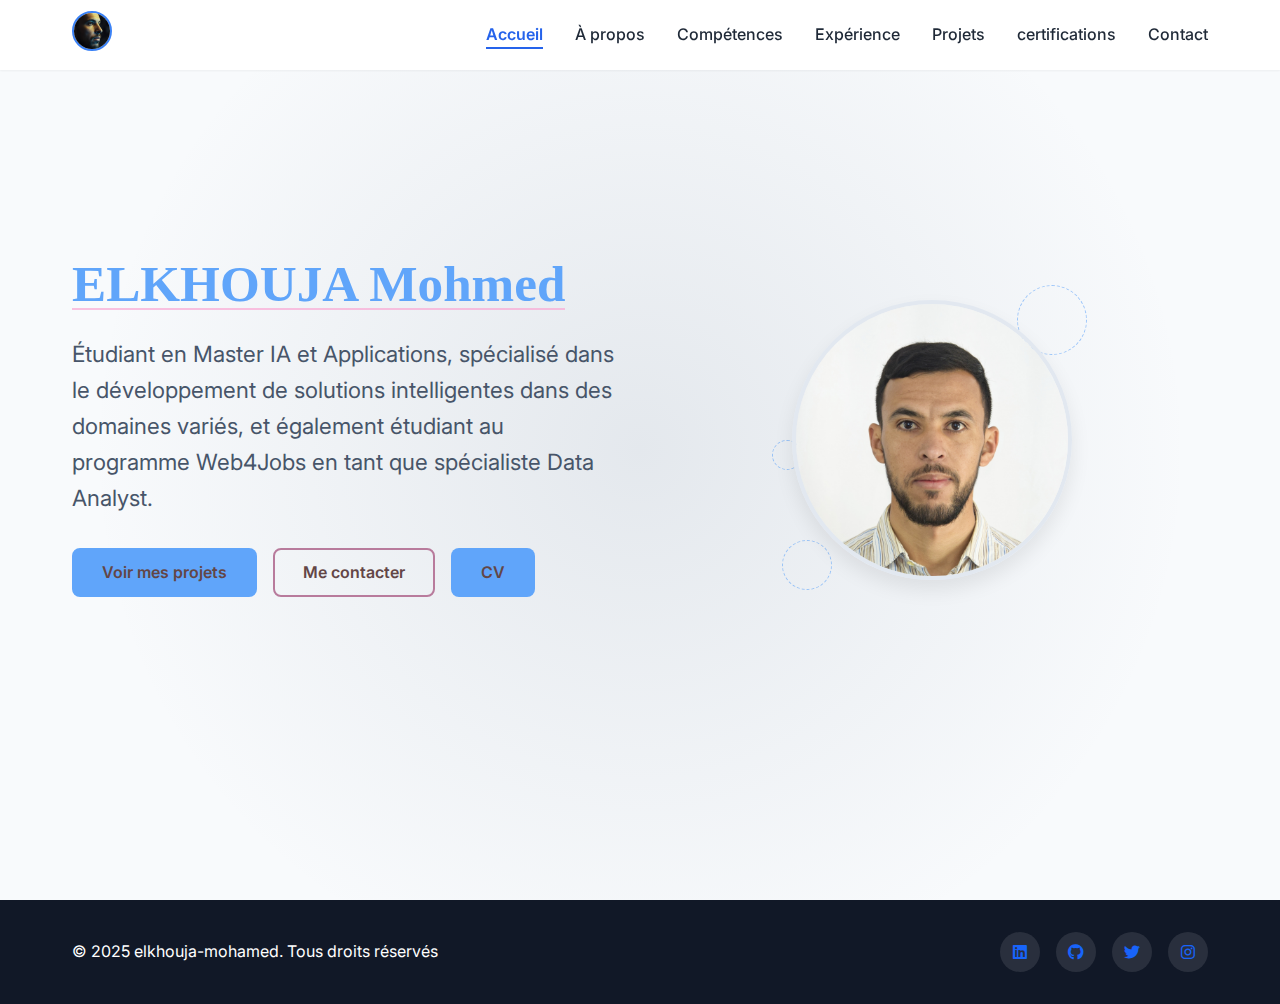
<file: index.html>
<!DOCTYPE html>
<html lang="fr">
<head>
    <meta charset="UTF-8">
    <meta name="viewport" content="width=device-width, initial-scale=1.0">
    <title>elkhouja-mohamed</title>
    <link rel="icon" type="image/png" href="images/icon.png">
    <link rel="stylesheet" href="style.css">
    <link href="https://fonts.googleapis.com/css2?family=Inter:wght@300;400;500;600;700&display=swap" rel="stylesheet">
    <link rel="stylesheet" href="https://cdnjs.cloudflare.com/ajax/libs/font-awesome/6.4.0/css/all.min.css">
</head>
<body>
    <header class="navbar">
        <div class="nav-container">
            <a href="index.html"><img src="images/med.png"></a>

            <!-- button -->
            <button id="menu-btn">☰</button>

        <!-- menu -->
        <ul id="menu" class="nav-menu">
                <li><a class="nav-link active" href="index.html">Accueil</a></li>
                <li><a class="nav-link" href="about.html">À propos</a></li>
                <li><a class="nav-link" href="skills.html">Compétences</a></li>
                <li><a class="nav-link" href="experience.html">Expérience</a></li>
                <li><a class="nav-link" href="projects.html">Projets</a></li>
                <li><a class="nav-link" href="certifications.html">certifications</a></li>
                <li><a class="nav-link" href="contact.html">Contact</a></li>
            </ul>
        </div>
    </header>
    <script>
    const btn = document.getElementById("menu-btn");
    const menu = document.getElementById("menu");

    btn.addEventListener("click", () => {
        menu.classList.toggle("show");
        });
    </script>

    <section class="hero">
        <div class="hero-container">
            <div class="hero-content">
                <div>
                    <h1 class="hero-title"><span class="highlight">ELKHOUJA Mohmed</span></h1>
                    <h2 class="hero-subtitle">Étudiant en Master IA et Applications, spécialisé dans le développement de solutions intelligentes dans des domaines variés,
                         et également étudiant au programme Web4Jobs en tant que spécialiste Data Analyst.</h2>
                    <p class="hero-description">
                        
                    </p>
                    <div class="hero-buttons">
                        <a href="projects.html" class="btn btn-primary">Voir mes projets</a>
                        <a href="contact.html" class="btn btn-secondary">Me contacter</a>
                        <a href="cv/CV_elkhouja.pdf" download="cv/CV_elkhouja.pdf" class="btn btn-primary">CV</a>

                    </div>
                </div>
                <div class="profile-card">
                    <div class="profile-img">
                        <img src="images/SSS.jpg" alt="elkhouja-mohamed">
                    </div>
                    <div class="profile-decorations">
                        <div class="decoration decoration-1"></div>
                        <div class="decoration decoration-2"></div>
                        <div class="decoration decoration-3"></div>
                    </div>
                </div>
            </div>
        </div>
    </section>

    <footer class="footer">
        <div class="container footer-content">
            <div class="footer-text">
                </p>© 2025 elkhouja-mohamed. Tous droits réservés</p>
            </div>
            <div class="footer-social">
                <a href="https://www.linkedin.com/in/elkhouja-mohamed/" class="social-link"><i class="fab fa-linkedin"></i></a>
                <a href="https://github.com/elkhouja-mohamed" class="social-link"><i class="fab fa-github"></i></a>
                <a href="https://x.com/elkhouja_medo" class="social-link"><i class="fab fa-twitter"></i></a>
                <a href="https://www.facebook.com/profile.php?id=61553556730711" class="social-link"><i class="fab fa-instagram"></i></a>
            </div>
        </div>
    </footer>
    
</body>
</html>
</file>
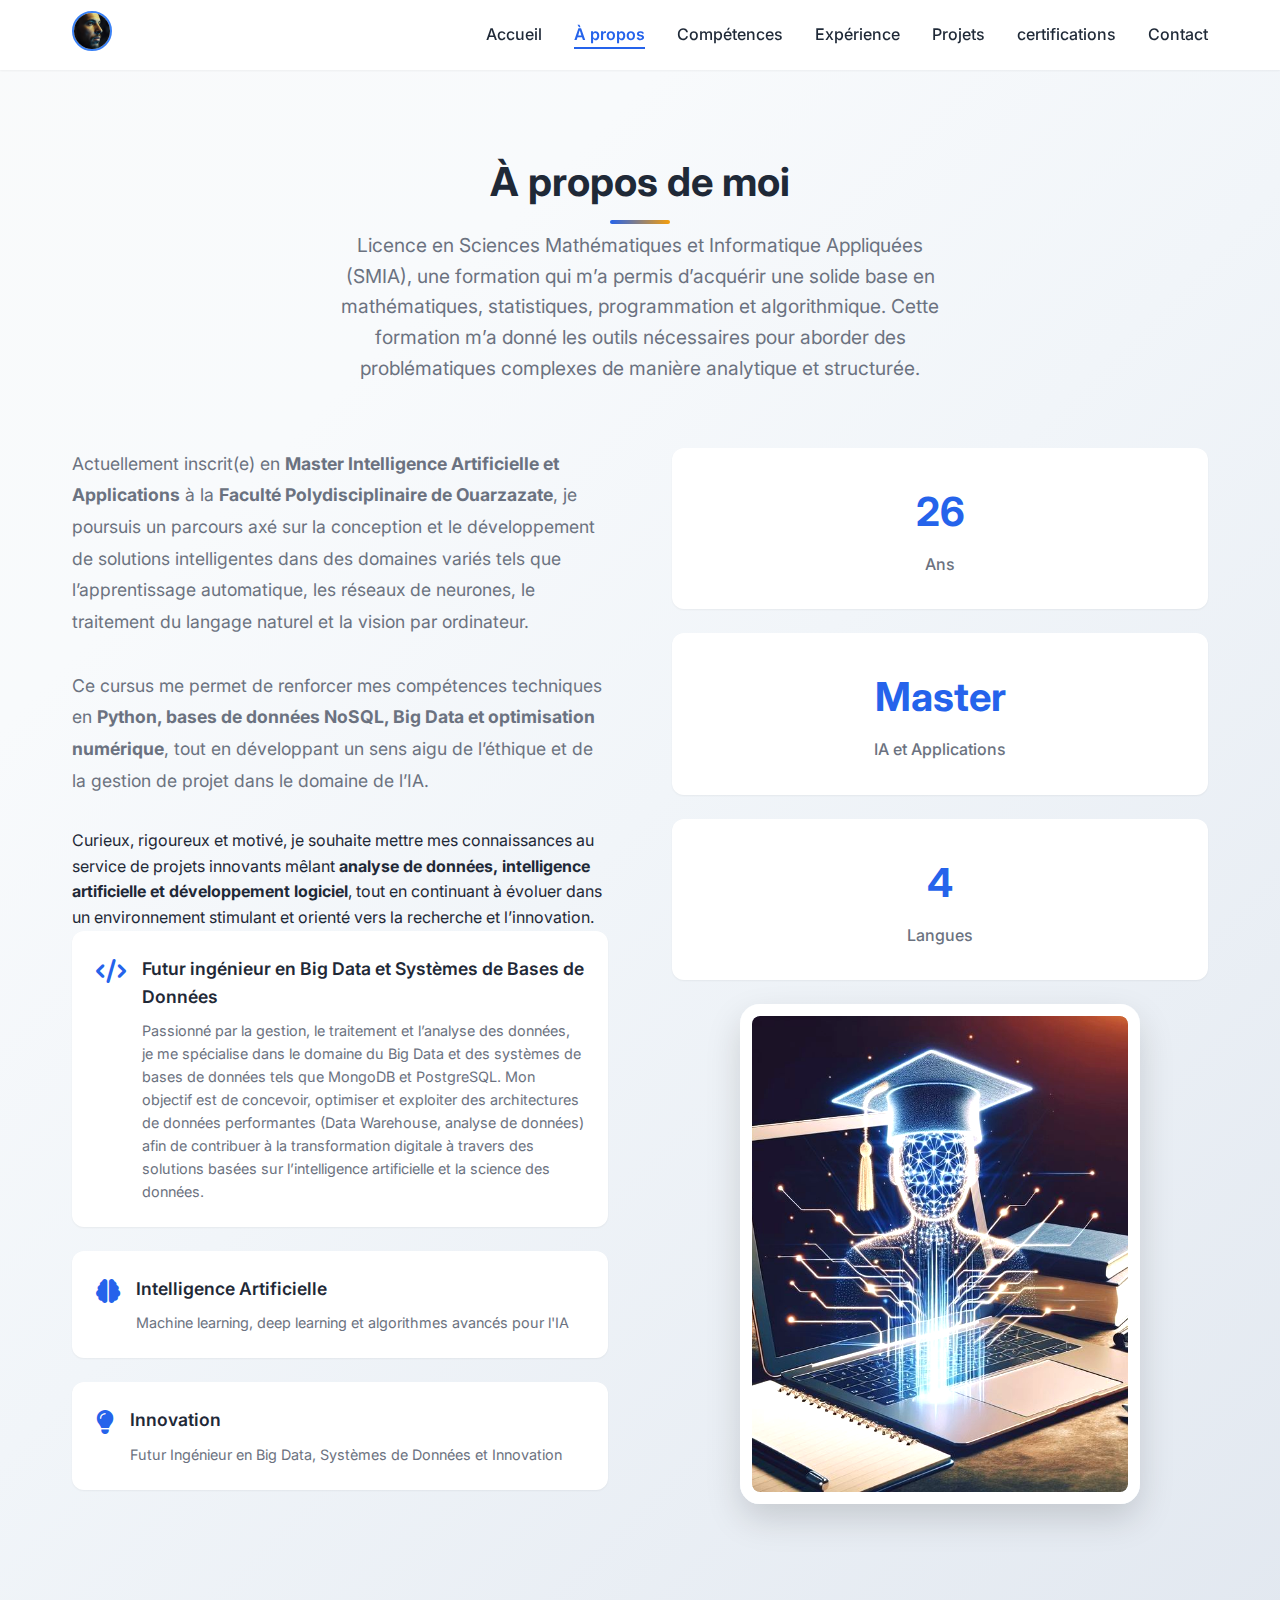
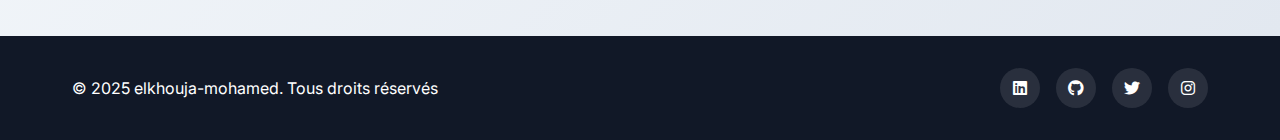
<file: about.html>
<!DOCTYPE html>
<html lang="fr">
<head>
    <meta charset="UTF-8">
    <meta name="viewport" content="width=device-width, initial-scale=1.0">
    <title>À propos - Elkhouja-mohamed</title>
    <link rel="icon" type="image/png" href="images/icon.png">
    <link rel="stylesheet" href="style_about.css">
    <link href="https://fonts.googleapis.com/css2?family=Inter:wght@300;400;500;600;700&display=swap" rel="stylesheet">
    <link rel="stylesheet" href="https://cdnjs.cloudflare.com/ajax/libs/font-awesome/6.4.0/css/all.min.css">
</head>
<body>
    <header class="navbar">
        <div class="nav-container">
            <a href="index.html"><img src="images/med.png"></a>
            <!-- button -->
            <button id="menu-btn">☰</button>

        <!-- menu -->
        <ul id="menu" class="nav-menu">
                <li><a class="nav-link" href="index.html">Accueil</a></li>
                <li><a class="nav-link active" href="about.html" class="active">À propos</a></li>
                <li><a class="nav-link" href="skills.html">Compétences</a></li>
                <li><a class="nav-link" href="experience.html">Expérience</a></li>
                <li><a class="nav-link" href="projects.html">Projets</a></li>
                <li><a class="nav-link" href="certifications.html">certifications</a></li>
                <li><a class="nav-link" href="contact.html">Contact</a></li>
            </ul>
        </div>
    </header>
    <script>
    const btn = document.getElementById("menu-btn");
    const menu = document.getElementById("menu");

    btn.addEventListener("click", () => {
        menu.classList.toggle("show");
        });
    </script>
<script type="text/javascript">
        var gk_isXlsx = false;
        var gk_xlsxFileLookup = {};
        var gk_fileData = {};
        function filledCell(cell) {
          return cell !== '' && cell != null;
        }
        function loadFileData(filename) {
        if (gk_isXlsx && gk_xlsxFileLookup[filename]) {
            try {
                var workbook = XLSX.read(gk_fileData[filename], { type: 'base64' });
                var firstSheetName = workbook.SheetNames[0];
                var worksheet = workbook.Sheets[firstSheetName];

                // Convert sheet to JSON to filter blank rows
                var jsonData = XLSX.utils.sheet_to_json(worksheet, { header: 1, blankrows: false, defval: '' });
                // Filter out blank rows (rows where all cells are empty, null, or undefined)
                var filteredData = jsonData.filter(row => row.some(filledCell));

                // Heuristic to find the header row by ignoring rows with fewer filled cells than the next row
                var headerRowIndex = filteredData.findIndex((row, index) =>
                  row.filter(filledCell).length >= filteredData[index + 1]?.filter(filledCell).length
                );
                // Fallback
                if (headerRowIndex === -1 || headerRowIndex > 25) {
                  headerRowIndex = 0;
                }

                // Convert filtered JSON back to CSV
                var csv = XLSX.utils.aoa_to_sheet(filteredData.slice(headerRowIndex)); // Create a new sheet from filtered array of arrays
                csv = XLSX.utils.sheet_to_csv(csv, { header: 1 });
                return csv;
            } catch (e) {
                console.error(e);
                return "";
            }
        }
        return gk_fileData[filename] || "";
        }
        </script>
    <section class="about">
        <div class="container">
            <div class="section-header">
                <h2 class="section-title">À propos de moi</h2>
                <p class="section-subtitle">Licence en Sciences Mathématiques et Informatique Appliquées (SMIA)</b>, une formation qui m’a permis d’acquérir une solide base en mathématiques, statistiques, programmation et algorithmique. 
Cette formation m’a donné les outils nécessaires pour aborder des problématiques complexes de manière analytique et structurée.</p>
            </div>
            <div class="about-content">
                <div>
                    <p class="about-description">
                        Actuellement inscrit(e) en <b>Master Intelligence Artificielle et Applications</b> à la 
<b>Faculté Polydisciplinaire de Ouarzazate</b>, je poursuis un parcours axé sur la conception et le développement de solutions intelligentes 
dans des domaines variés tels que l’apprentissage automatique, les réseaux de neurones, le traitement du langage naturel et la vision par ordinateur.
                    </p>
                    <p class="about-description">
                        Ce cursus me permet de renforcer mes compétences techniques en 
<b>Python, bases de données NoSQL, Big Data et optimisation numérique</b>, 
tout en développant un sens aigu de l’éthique et de la gestion de projet dans le domaine de l’IA.
</p>
<p>
Curieux, rigoureux et motivé, je souhaite mettre mes connaissances au service de projets innovants mêlant 
<b>analyse de données, intelligence artificielle et développement logiciel</b>, 
tout en continuant à évoluer dans un environnement stimulant et orienté vers la recherche et l’innovation.
</p>
                    </p>
                    <div class="about-highlights">
                        <div class="highlight-item">
                            <i class="fas fa-code"></i>
                            <div>
                                <h4>Futur ingénieur en Big Data et Systèmes de Bases de Données</h4>
                                <p>Passionné par la gestion, le traitement et l’analyse des données,
                                    je me spécialise dans le domaine du Big Data et des systèmes de bases de données tels que 
                                    MongoDB et PostgreSQL. Mon objectif est de concevoir, optimiser et exploiter des architectures de données performantes 
                                    (Data Warehouse, analyse de données) afin de contribuer à la transformation digitale à travers des solutions basées 
                                    sur l’intelligence artificielle et la science des données.</p>
                            </div>
                        </div>
                        <div class="highlight-item">
                            <i class="fas fa-brain"></i>
                            <div>
                                <h4>Intelligence Artificielle</h4>
                                <p>Machine learning, deep learning et algorithmes avancés pour l'IA</p>
                            </div>
                        </div>
                        <div class="highlight-item">
                            <i class="fas fa-lightbulb"></i>
                            <div>
                                <h4>Innovation</h4>
                                <p>Futur Ingénieur en Big Data, Systèmes de Données et Innovation</p>
                            </div>
                        </div>
                    </div>
                </div>
                           
                <div class="about-stats">
                    <div class="stat-card">
                        <div class="stat-number">26</div>
                        <div class="stat-label">Ans</div>
                    </div>
                    <div class="stat-card">
                        <div class="stat-number">Master</div>
                        <div class="stat-label">IA et Applications</div>
                    </div>
                    <div class="stat-card">
                        <div class="stat-number">4</div>
                        <div class="stat-label">Langues
                        </div>
                    </div>
                    <div class="about-image-container">
                <img src="images/about.png" alt="Photo about" class="about-image">
            </div>
                </div>
            </div>
        </div>
    </section>

    <footer class="footer">
        <div class="container footer-content">
            <div class="footer-text">
                </p>© 2025 elkhouja-mohamed. Tous droits réservés</p>
            </div>
            <div class="footer-social">
                <a href="https://www.linkedin.com/in/elkhouja-mohamed/" class="social-link"><i class="fab fa-linkedin"></i></a>
                <a href="https://github.com/elkhouja-mohamed" class="social-link"><i class="fab fa-github"></i></a>
                <a href="https://x.com/elkhouja_medo" class="social-link"><i class="fab fa-twitter"></i></a>
                <a href="https://www.facebook.com/profile.php?id=61553556730711" class="social-link"><i class="fab fa-instagram"></i></a>
            </div>
        </div>
    </footer>
    
</body>
</html>
</file>
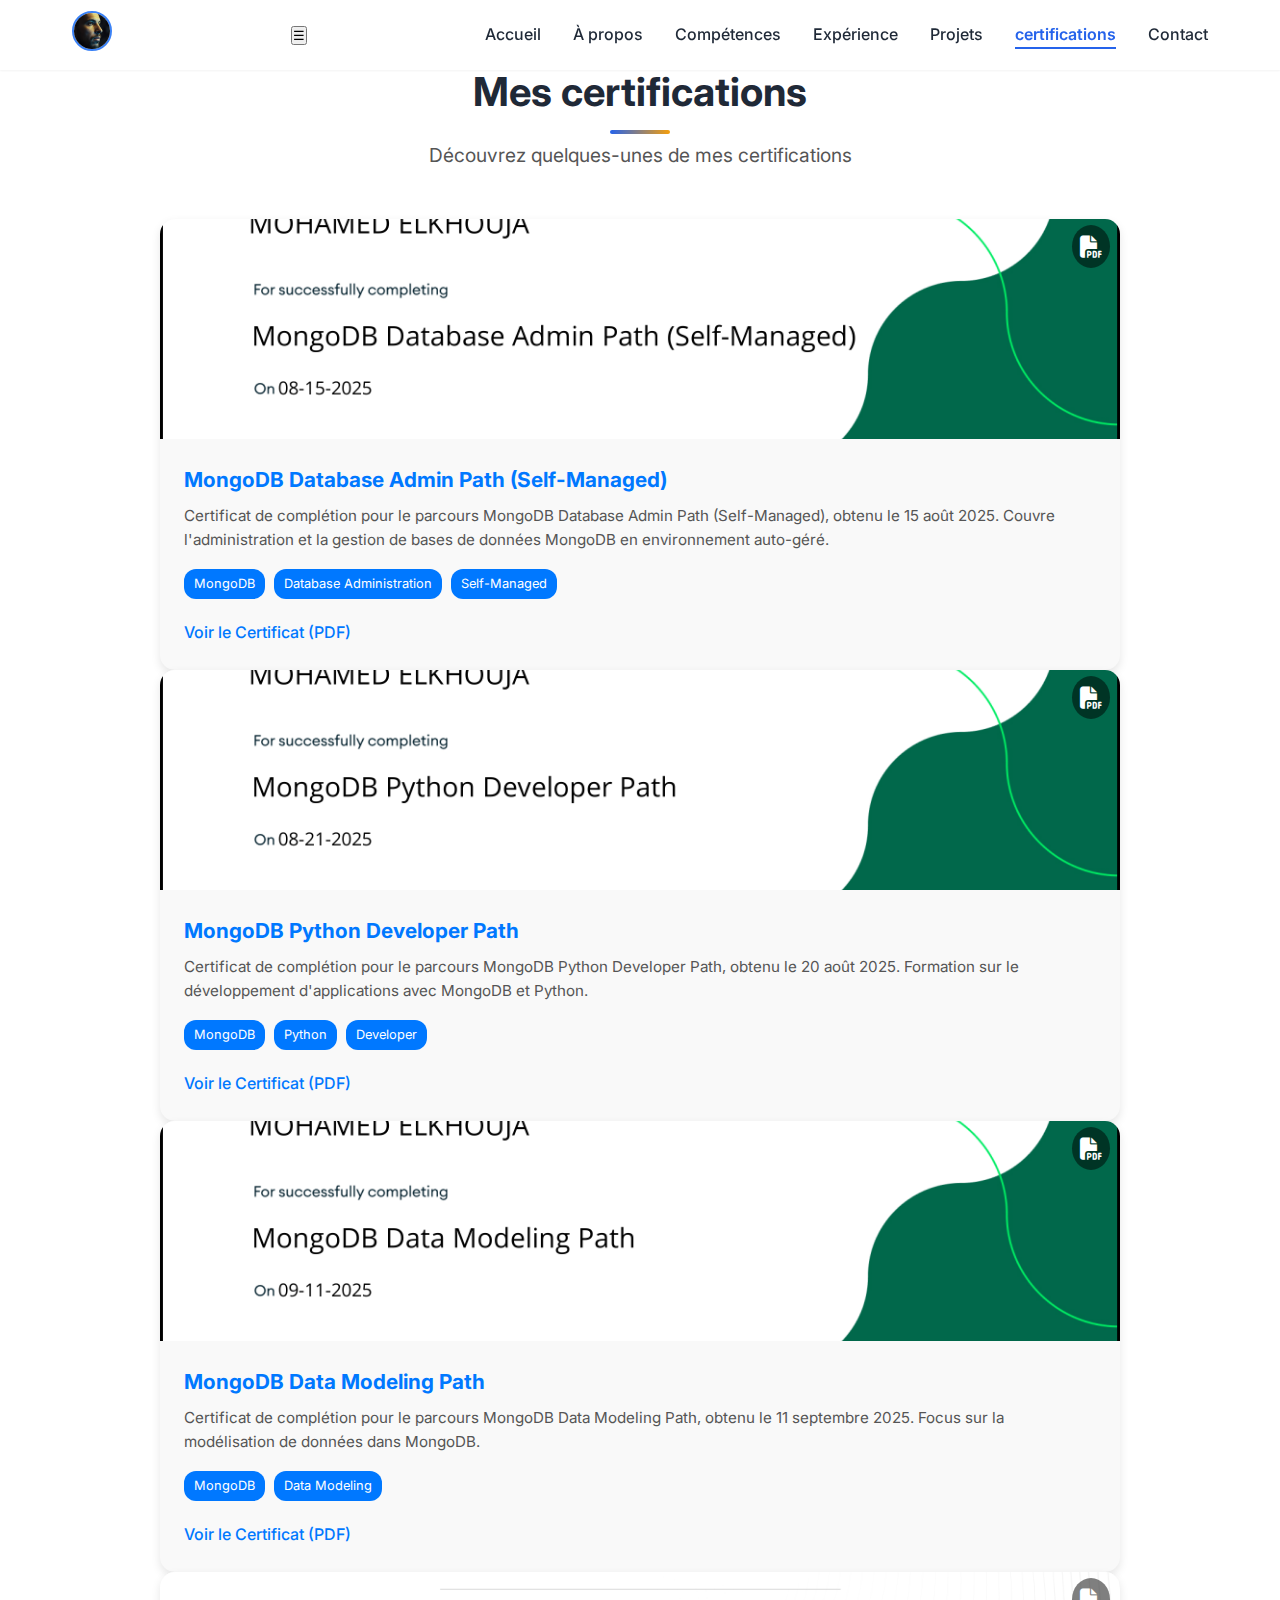
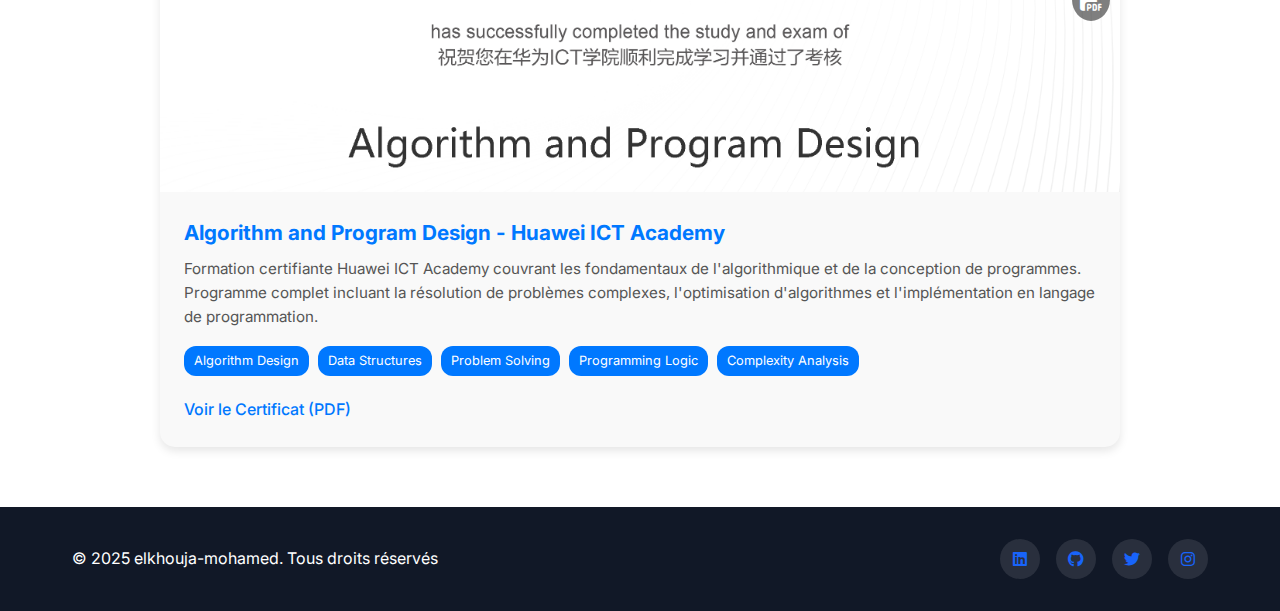
<file: certifications.html>
<!DOCTYPE html>
<html lang="fr">
<head>
    <meta charset="UTF-8">
    <meta name="viewport" content="width=device-width, initial-scale=1.0">
    <title>Projets - Elkhouja-mohamed</title>
    <link rel="icon" type="image/png" href="images/icon.png">
    <link rel="stylesheet" href="style_projects.css">
    <link href="https://fonts.googleapis.com/css2?family=Inter:wght@300;400;500;600;700&display=swap" rel="stylesheet">
    <link rel="stylesheet" href="https://cdnjs.cloudflare.com/ajax/libs/font-awesome/6.4.0/css/all.min.css">
</head>
<body>
    <header class="navbar">
        <div class="nav-container">
            <a href="index.html"><img src="images/med.png"></a>
            <!-- button -->
            <button id="menu-btn">☰</button>

        <!-- menu -->
        <ul id="menu" class="nav-menu">
                <li><a class="nav-link" href="index.html">Accueil</a></li>
                <li><a class="nav-link" href="about.html">À propos</a></li>
                <li><a class="nav-link" href="skills.html">Compétences</a></li>
                <li><a class="nav-link" href="experience.html">Expérience</a></li>
                <li><a class="nav-link" href="projects.html">Projets</a></li>
                <li><a class="nav-link active" href="certifications.html">certifications</a></li>
                <li><a class="nav-link" href="contact.html">Contact</a></li>
            </ul>
        </div>
    </header>
    <script>
    const btn = document.getElementById("menu-btn");
    const menu = document.getElementById("menu");

    btn.addEventListener("click", () => {
        menu.classList.toggle("show");
        });
    </script>
    <script type="text/javascript">
        var gk_isXlsx = false;
        var gk_xlsxFileLookup = {};
        var gk_fileData = {};
        function filledCell(cell) {
          return cell !== '' && cell != null;
        }
        function loadFileData(filename) {
        if (gk_isXlsx && gk_xlsxFileLookup[filename]) {
            try {
                var workbook = XLSX.read(gk_fileData[filename], { type: 'base64' });
                var firstSheetName = workbook.SheetNames[0];
                var worksheet = workbook.Sheets[firstSheetName];

                // Convert sheet to JSON to filter blank rows
                var jsonData = XLSX.utils.sheet_to_json(worksheet, { header: 1, blankrows: false, defval: '' });
                // Filter out blank rows (rows where all cells are empty, null, or undefined)
                var filteredData = jsonData.filter(row => row.some(filledCell));

                // Heuristic to find the header row by ignoring rows with fewer filled cells than the next row
                var headerRowIndex = filteredData.findIndex((row, index) =>
                  row.filter(filledCell).length >= filteredData[index + 1]?.filter(filledCell).length
                );
                // Fallback
                if (headerRowIndex === -1 || headerRowIndex > 25) {
                  headerRowIndex = 0;
                }

                // Convert filtered JSON back to CSV
                var csv = XLSX.utils.aoa_to_sheet(filteredData.slice(headerRowIndex)); // Create a new sheet from filtered array of arrays
                csv = XLSX.utils.sheet_to_csv(csv, { header: 1 });
                return csv;
            } catch (e) {
                console.error(e);
                return "";
            }
        }
        return gk_fileData[filename] || "";
        }
        </script>

    <section class="projects">

        <div class="container">
            <div class="section-header">
                <h2 class="section-title">Mes certifications</h2>
                <p class="section-subtitle">Découvrez quelques-unes de mes certifications</p>
            </div>

            <!-- Certificat 1: MongoDB Database Admin Path -->
                <div class="project-card">
                    <div class="project-image" style="background-image: url('images/admin.png');">
                        <div class="project-links">
                            <a href="certificates/MongoDB Database Admin Path (Self-Managed).pdf" target="_blank" class="project-link"><i class="fas fa-file-pdf"></i></a>
                        </div>
                    </div>
                    <div class="project-content">
                        <h3 class="project-title">MongoDB Database Admin Path (Self-Managed)</h3>
                        <p class="project-description">
                            Certificat de complétion pour le parcours MongoDB Database Admin Path (Self-Managed), obtenu le 15 août 2025. Couvre l'administration et la gestion de bases de données MongoDB en environnement auto-géré.
                        </p>
                        <div class="project-tech">
                            <span>MongoDB</span>
                            <span>Database Administration</span>
                            <span>Self-Managed</span>
                        </div>
                        <a href="certificates/MongoDB Database Admin Path (Self-Managed).pdf" target="_blank" class="github-link">Voir le Certificat (PDF)</a>
                    </div>
                </div>

                <!-- Certificat 2: MongoDB Python Developer Path -->
                <div class="project-card">
                    <div class="project-image" style="background-image: url('images/dev.png');">
                        <div class="project-links">
                            <a href="certificates/MongoDB Python Developer Path.pdf" target="_blank" class="project-link"><i class="fas fa-file-pdf"></i></a>
                        </div>
                    </div>
                    <div class="project-content">
                        <h3 class="project-title">MongoDB Python Developer Path</h3>
                        <p class="project-description">
                            Certificat de complétion pour le parcours MongoDB Python Developer Path, obtenu le 20 août 2025. Formation sur le développement d'applications avec MongoDB et Python.
                        </p>
                        <div class="project-tech">
                            <span>MongoDB</span>
                            <span>Python</span>
                            <span>Developer</span>
                        </div>
                        <a href="certificates/MongoDB Python Developer Path.pdf" target="_blank" class="github-link">Voir le Certificat (PDF)</a>
                    </div>
                </div>

                <!-- Certificat 3: MongoDB Data Modeling Path -->
                <div class="project-card">
                    <div class="project-image" style="background-image: url('images/data_modlin.png');">
                        <div class="project-links">
                            <a href="certificates/MongoDB Data Modeling Path.pdf" target="_blank" class="project-link"><i class="fas fa-file-pdf"></i></a>
                        </div>
                    </div>
                    <div class="project-content">
                        <h3 class="project-title">MongoDB Data Modeling Path</h3>
                        <p class="project-description">
                            Certificat de complétion pour le parcours MongoDB Data Modeling Path, obtenu le 11 septembre 2025. Focus sur la modélisation de données dans MongoDB.
                        </p>
                        <div class="project-tech">
                            <span>MongoDB</span>
                            <span>Data Modeling</span>
                        </div>
                        <a href="certificates/MongoDB Data Modeling Path.pdf" target="_blank" class="github-link">Voir le Certificat (PDF)</a>
                    </div>
                </div>
                 <!-- Algorithm and Program Design - Huawei ICT Academy-->

                 <div class="project-card">
                    <div class="project-image" style="background-image: url('images/APD_Huawei.png');">
                        <div class="project-links">
                            <a href="certificates/APD_Huawei.pdf" target="_blank" class="project-link"><i class="fas fa-file-pdf"></i></a>
                        </div>
                    </div>
                    <div class="project-content">
                        <h3 class="project-title">Algorithm and Program Design - Huawei ICT Academy</h3>
                        <p class="project-description">
                            Formation certifiante Huawei ICT Academy couvrant les fondamentaux de l'algorithmique et de la conception de programmes. Programme complet incluant la résolution de problèmes complexes, l'optimisation d'algorithmes et l'implémentation en langage de programmation.
                        <div class="project-tech">
                            <span>Algorithm Design</span>
                            <span>Data Structures</span>
                            <span>Problem Solving</span>
                            <span>Programming Logic</span>
                            <span>Complexity Analysis</span>
                        </div>
                        <a href="certificates/APD_Huawei.pdf" target="_blank" class="github-link">Voir le Certificat (PDF)</a>
                    </div>
                </div> 
        </div>
        
    </section>

    <footer class="footer">
        <div class="container footer-content">
            <div class="footer-text">
                </p>© 2025 elkhouja-mohamed. Tous droits réservés</p>
            </div>
            <div class="footer-social">
                <a href="https://www.linkedin.com/in/elkhouja-mohamed/" class="social-link"><i class="fab fa-linkedin"></i></a>
                <a href="https://github.com/elkhouja-mohamed" class="social-link"><i class="fab fa-github"></i></a>
                <a href="https://x.com/elkhouja_medo" class="social-link"><i class="fab fa-twitter"></i></a>
                <a href="https://www.facebook.com/profile.php?id=61553556730711" class="social-link"><i class="fab fa-instagram"></i></a>
            </div>
        </div>
    </footer>
</body>
</html>
</file>
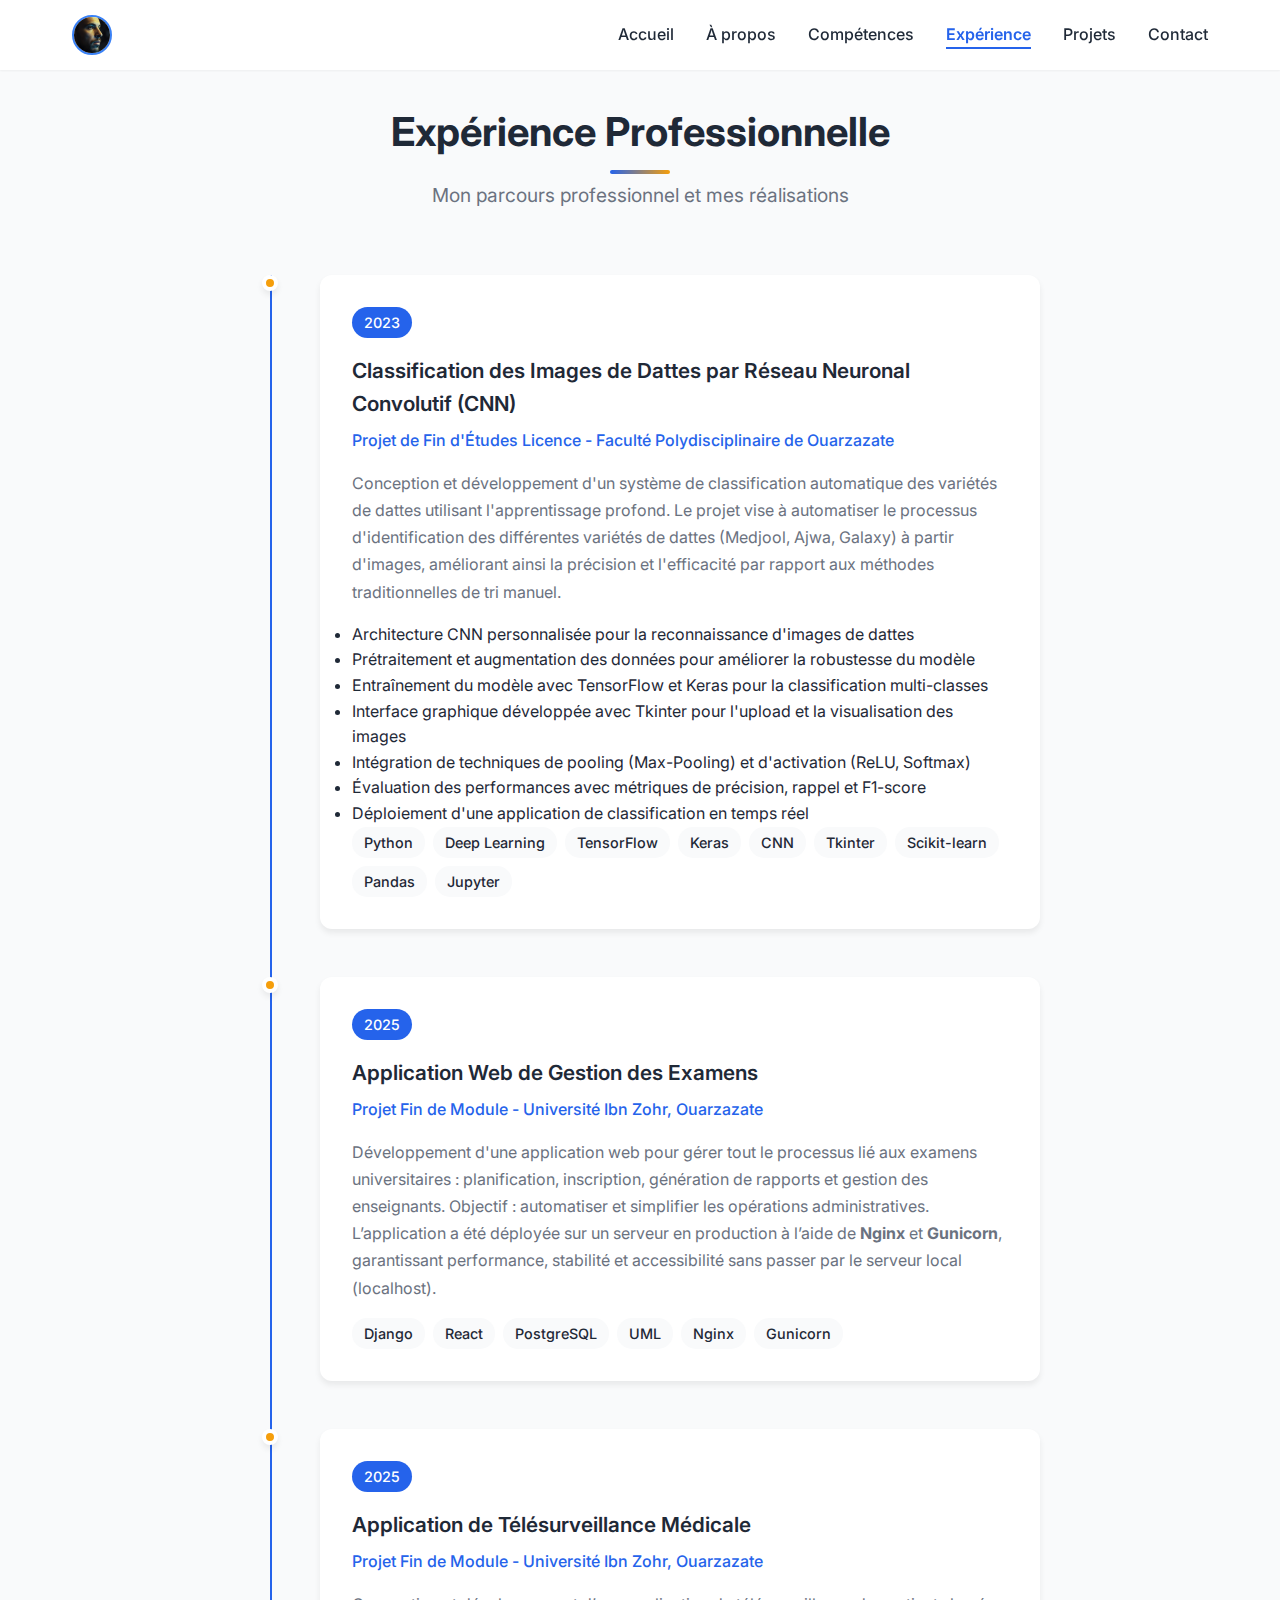
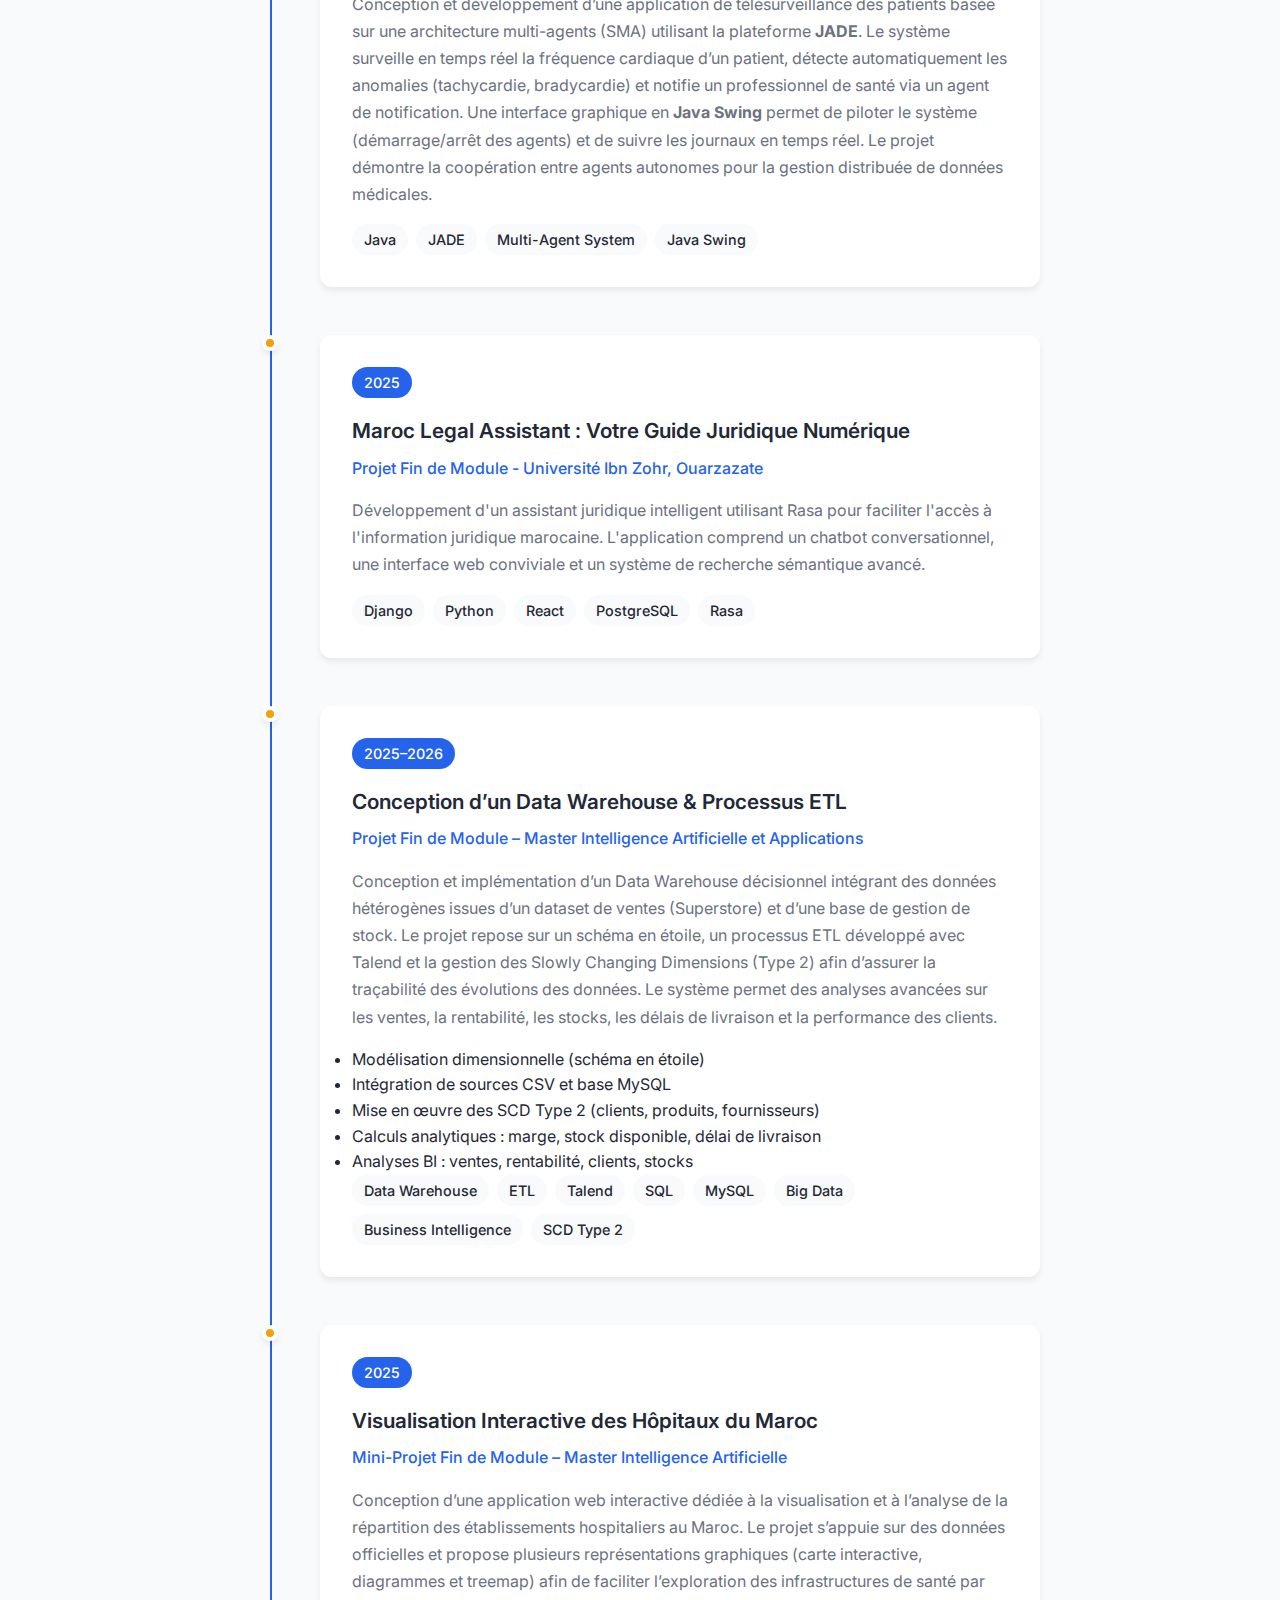
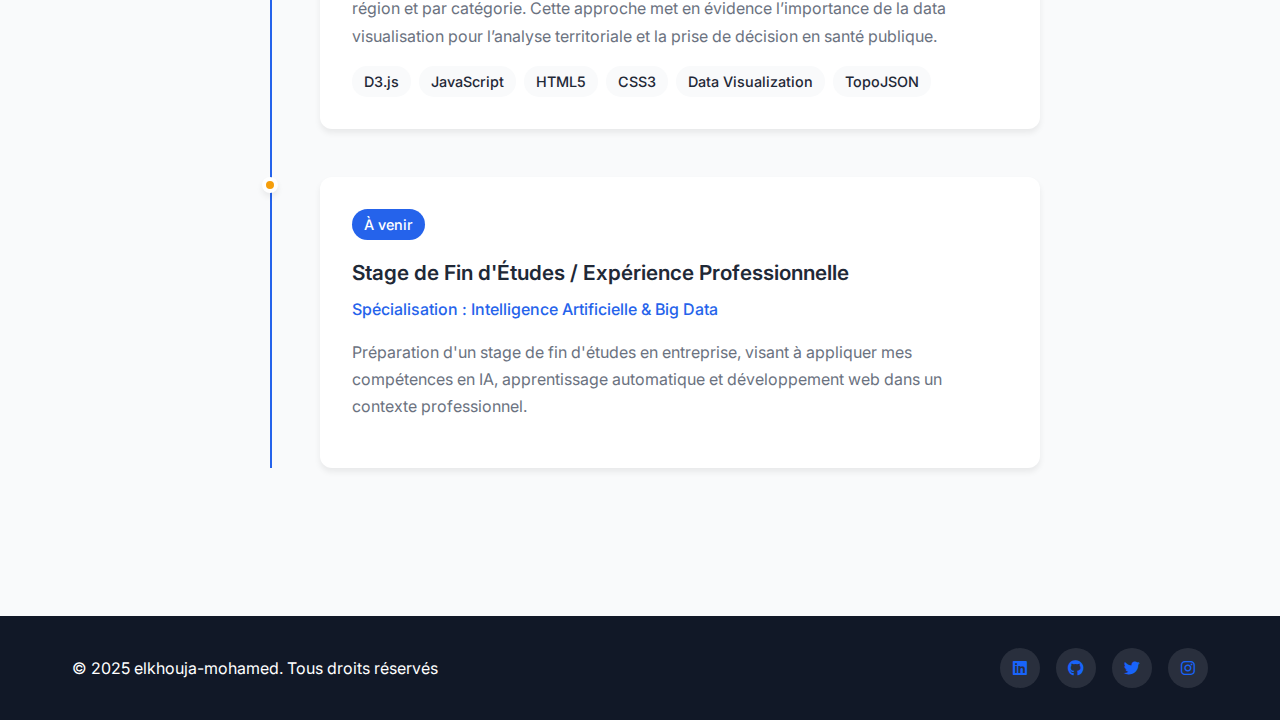
<file: experience.html>
<script type="text/javascript">
        var gk_isXlsx = false;
        var gk_xlsxFileLookup = {};
        var gk_fileData = {};
        function filledCell(cell) {
          return cell !== '' && cell != null;
        }
        function loadFileData(filename) {
        if (gk_isXlsx && gk_xlsxFileLookup[filename]) {
            try {
                var workbook = XLSX.read(gk_fileData[filename], { type: 'base64' });
                var firstSheetName = workbook.SheetNames[0];
                var worksheet = workbook.Sheets[firstSheetName];

                // Convert sheet to JSON to filter blank rows
                var jsonData = XLSX.utils.sheet_to_json(worksheet, { header: 1, blankrows: false, defval: '' });
                // Filter out blank rows (rows where all cells are empty, null, or undefined)
                var filteredData = jsonData.filter(row => row.some(filledCell));

                // Heuristic to find the header row by ignoring rows with fewer filled cells than the next row
                var headerRowIndex = filteredData.findIndex((row, index) =>
                  row.filter(filledCell).length >= filteredData[index + 1]?.filter(filledCell).length
                );
                // Fallback
                if (headerRowIndex === -1 || headerRowIndex > 25) {
                  headerRowIndex = 0;
                }

                // Convert filtered JSON back to CSV
                var csv = XLSX.utils.aoa_to_sheet(filteredData.slice(headerRowIndex)); // Create a new sheet from filtered array of arrays
                csv = XLSX.utils.sheet_to_csv(csv, { header: 1 });
                return csv;
            } catch (e) {
                console.error(e);
                return "";
            }
        }
        return gk_fileData[filename] || "";
        }
        </script><!DOCTYPE html>
<html lang="fr">
<head>
    <meta charset="UTF-8">
    <meta name="viewport" content="width=device-width, initial-scale=1.0">
    <title>Expérience - Elkhouja-mohamed</title>
    <link rel="icon" type="image/png" href="images/icon.png">
    <link rel="stylesheet" href="style.css">
    <link href="https://fonts.googleapis.com/css2?family=Inter:wght@300;400;500;600;700&display=swap" rel="stylesheet">
    <link rel="stylesheet" href="https://cdnjs.cloudflare.com/ajax/libs/font-awesome/6.4.0/css/all.min.css">
</head>
<body>
    <header class="navbar">
        <div class="nav-container">
            <a href="index.html"><img src="images/med.png"></a>
            <!-- button -->
            <button id="menu-btn">☰</button>

        <!-- menu -->
        <ul id="menu" class="nav-menu">
                <li><a class="nav-link" href="index.html">Accueil</a></li>
                <li><a class="nav-link" href="about.html">À propos</a></li>
                <li><a class="nav-link" href="skills.html">Compétences</a></li>
                <li><a class="nav-link active" href="experience.html">Expérience</a></li>
                <li><a class="nav-link" href="projects.html">Projets</a></li>
                <li><a class="nav-link" href="contact.html">Contact</a></li>
            </ul>
        </div>
    </header>
<script>
    const btn = document.getElementById("menu-btn");
    const menu = document.getElementById("menu");

    btn.addEventListener("click", () => {
        menu.classList.toggle("show");
        });
    </script>
    <section class="experience">
        <div class="container">
            <div class="section-header">
                <h2 class="section-title">Expérience Professionnelle</h2>
                <p class="section-subtitle">Mon parcours professionnel et mes réalisations</p>
            </div>
    <div class="timeline">
    <!-- Projet de Classification des Images de Dattes par CNN -->
    <div class="timeline-item">
        <div class="timeline-dot"></div>
        <div class="timeline-content">
            <span class="timeline-date">2023</span>
            <h3>Classification des Images de Dattes par Réseau Neuronal Convolutif (CNN)</h3>
            <h4>Projet de Fin d'Études Licence - Faculté Polydisciplinaire de Ouarzazate</h4>
            <p>
                Conception et développement d'un système de classification automatique des variétés de dattes utilisant l'apprentissage profond. Le projet vise à automatiser le processus d'identification des différentes variétés de dattes (Medjool, Ajwa, Galaxy) à partir d'images, améliorant ainsi la précision et l'efficacité par rapport aux méthodes traditionnelles de tri manuel.
            </p>
            <ul>
                <li>Architecture CNN personnalisée pour la reconnaissance d'images de dattes</li>
                <li>Prétraitement et augmentation des données pour améliorer la robustesse du modèle</li>
                <li>Entraînement du modèle avec TensorFlow et Keras pour la classification multi-classes</li>
                <li>Interface graphique développée avec Tkinter pour l'upload et la visualisation des images</li>
                <li>Intégration de techniques de pooling (Max-Pooling) et d'activation (ReLU, Softmax)</li>
                <li>Évaluation des performances avec métriques de précision, rappel et F1-score</li>
                <li>Déploiement d'une application de classification en temps réel</li>
            </ul>
            <div class="timeline-skills">
                <span>Python</span>
                <span>Deep Learning</span>
                <span>TensorFlow</span>
                <span>Keras</span>
                <span>CNN</span>
                <span>Tkinter</span>
                <span>Scikit-learn</span>
                <span>Pandas</span>
                <span>Jupyter</span>
            </div>
        </div>
    </div>

                

                <!-- Projet 1 -->
<div class="timeline-item">
    <div class="timeline-dot"></div>
    <div class="timeline-content">
        <span class="timeline-date">2025</span>
        <h3>Application Web de Gestion des Examens</h3>
        <h4>Projet Fin de Module - Université Ibn Zohr, Ouarzazate</h4>
        <p>
            Développement d'une application web pour gérer tout le processus lié aux examens universitaires : 
            planification, inscription, génération de rapports et gestion des enseignants.  
            Objectif : automatiser et simplifier les opérations administratives.  
            L’application a été déployée sur un serveur en production à l’aide de <strong>Nginx</strong> et <strong>Gunicorn</strong>, 
            garantissant performance, stabilité et accessibilité sans passer par le serveur local (localhost).
        </p>
        <div class="timeline-skills">
            <span>Django</span>
            <span>React</span>
            <span>PostgreSQL</span>
            <span>UML</span>
            <span>Nginx</span>
            <span>Gunicorn</span>
        </div>
    </div>
</div>


                <!-- Projet 2 -->
<div class="timeline-item">
    <div class="timeline-dot"></div>
    <div class="timeline-content">
        <span class="timeline-date">2025</span>
        <h3>Application de Télésurveillance Médicale</h3>
        <h4>Projet Fin de Module - Université Ibn Zohr, Ouarzazate</h4>
        <p>
            Conception et développement d’une application de télésurveillance des patients basée sur une architecture multi-agents (SMA) 
            utilisant la plateforme <strong>JADE</strong>.  
            Le système surveille en temps réel la fréquence cardiaque d’un patient, détecte automatiquement les anomalies 
            (tachycardie, bradycardie) et notifie un professionnel de santé via un agent de notification.  
            Une interface graphique en <strong>Java Swing</strong> permet de piloter le système (démarrage/arrêt des agents) et de suivre les journaux en temps réel.  
            Le projet démontre la coopération entre agents autonomes pour la gestion distribuée de données médicales.
        </p>
        <div class="timeline-skills">
            <span>Java</span>
            <span>JADE</span>
            <span>Multi-Agent System</span>
            <span>Java Swing</span>
        </div>
    </div>
</div>


                <!-- Projet 3 -->
                <div class="timeline-item">
                    <div class="timeline-dot"></div>
                    <div class="timeline-content">
                        <span class="timeline-date">2025</span>
                        <h3>Maroc Legal Assistant : Votre Guide Juridique Numérique</h3>
                        <h4>Projet Fin de Module - Université Ibn Zohr, Ouarzazate</h4>
                        <p>
                            Développement d'un assistant juridique intelligent utilisant Rasa pour faciliter l'accès à l'information juridique marocaine. L'application comprend un chatbot conversationnel, une interface web conviviale et un système de recherche sémantique avancé.
                        </p>
                        <div class="timeline-skills">
                            <span>Django</span>
                            <span>Python</span>
                            <span>React</span>
                            <span>PostgreSQL</span>
                            <span>Rasa</span>
                        </div>
                    </div>
                </div>




                <!-- Projet : Data Warehouse & ETL avec Talend -->
<div class="timeline-item">
    <div class="timeline-dot"></div>
    <div class="timeline-content">
        <span class="timeline-date">2025–2026</span>
        <h3>Conception d’un Data Warehouse & Processus ETL</h3>
        <h4>Projet Fin de Module – Master Intelligence Artificielle et Applications</h4>
        <p>
            Conception et implémentation d’un Data Warehouse décisionnel intégrant des données
            hétérogènes issues d’un dataset de ventes (Superstore) et d’une base de gestion de stock.
            Le projet repose sur un schéma en étoile, un processus ETL développé avec Talend
            et la gestion des Slowly Changing Dimensions (Type 2) afin d’assurer la traçabilité
            des évolutions des données.  
            Le système permet des analyses avancées sur les ventes, la rentabilité,
            les stocks, les délais de livraison et la performance des clients.
        </p>

        <ul>
            <li>Modélisation dimensionnelle (schéma en étoile)</li>
            <li>Intégration de sources CSV et base MySQL</li>
            <li>Mise en œuvre des SCD Type 2 (clients, produits, fournisseurs)</li>
            <li>Calculs analytiques : marge, stock disponible, délai de livraison</li>
            <li>Analyses BI : ventes, rentabilité, clients, stocks</li>
        </ul>

        <div class="timeline-skills">
            <span>Data Warehouse</span>
            <span>ETL</span>
            <span>Talend</span>
            <span>SQL</span>
            <span>MySQL</span>
            <span>Big Data</span>
            <span>Business Intelligence</span>
            <span>SCD Type 2</span>
        </div>
    </div>
</div>

                
<!-- Mini-Projet-data-science -->
<div class="timeline-item">
    <div class="timeline-dot"></div>
    <div class="timeline-content">
        <span class="timeline-date">2025</span>
        <h3>Visualisation Interactive des Hôpitaux du Maroc</h3>
        <h4>Mini-Projet Fin de Module – Master Intelligence Artificielle</h4>
        <p>
            Conception d’une application web interactive dédiée à la visualisation et à l’analyse
            de la répartition des établissements hospitaliers au Maroc.
            Le projet s’appuie sur des données officielles et propose plusieurs représentations
            graphiques (carte interactive, diagrammes et treemap) afin de faciliter
            l’exploration des infrastructures de santé par région et par catégorie.
            Cette approche met en évidence l’importance de la data visualisation
            pour l’analyse territoriale et la prise de décision en santé publique.
        </p>
        <div class="timeline-skills">
            <span>D3.js</span>
            <span>JavaScript</span>
            <span>HTML5</span>
            <span>CSS3</span>
            <span>Data Visualization</span>
            <span>TopoJSON</span>
        </div>
    </div>
</div>

                <!-- Future experiences -->
<div class="timeline-item">
    <div class="timeline-dot"></div>
        <div class="timeline-content">
            <span class="timeline-date">À venir</span>
                <h3>Stage de Fin d'Études / Expérience Professionnelle</h3>
                <h4>Spécialisation : Intelligence Artificielle & Big Data</h4>
                <p>
                        Préparation d'un stage de fin d'études en entreprise, visant à appliquer mes compétences en IA, apprentissage automatique et développement web dans un contexte professionnel.
                </p>
                </div>
            </div>
        </div>
</div>

    </section>

    <footer class="footer">
        <div class="container footer-content">
            <div class="footer-text">
                </p>© 2025 elkhouja-mohamed. Tous droits réservés</p>
            </div>
            <div class="footer-social">
                <a href="https://www.linkedin.com/in/elkhouja-mohamed/" class="social-link"><i class="fab fa-linkedin"></i></a>
                <a href="https://github.com/elkhouja-mohamed" class="social-link"><i class="fab fa-github"></i></a>
                <a href="https://x.com/elkhouja_medo" class="social-link"><i class="fab fa-twitter"></i></a>
                <a href="https://www.facebook.com/profile.php?id=61553556730711" class="social-link"><i class="fab fa-instagram"></i></a>
            </div>
        </div>
    </footer>
</body>
</html>
</file>
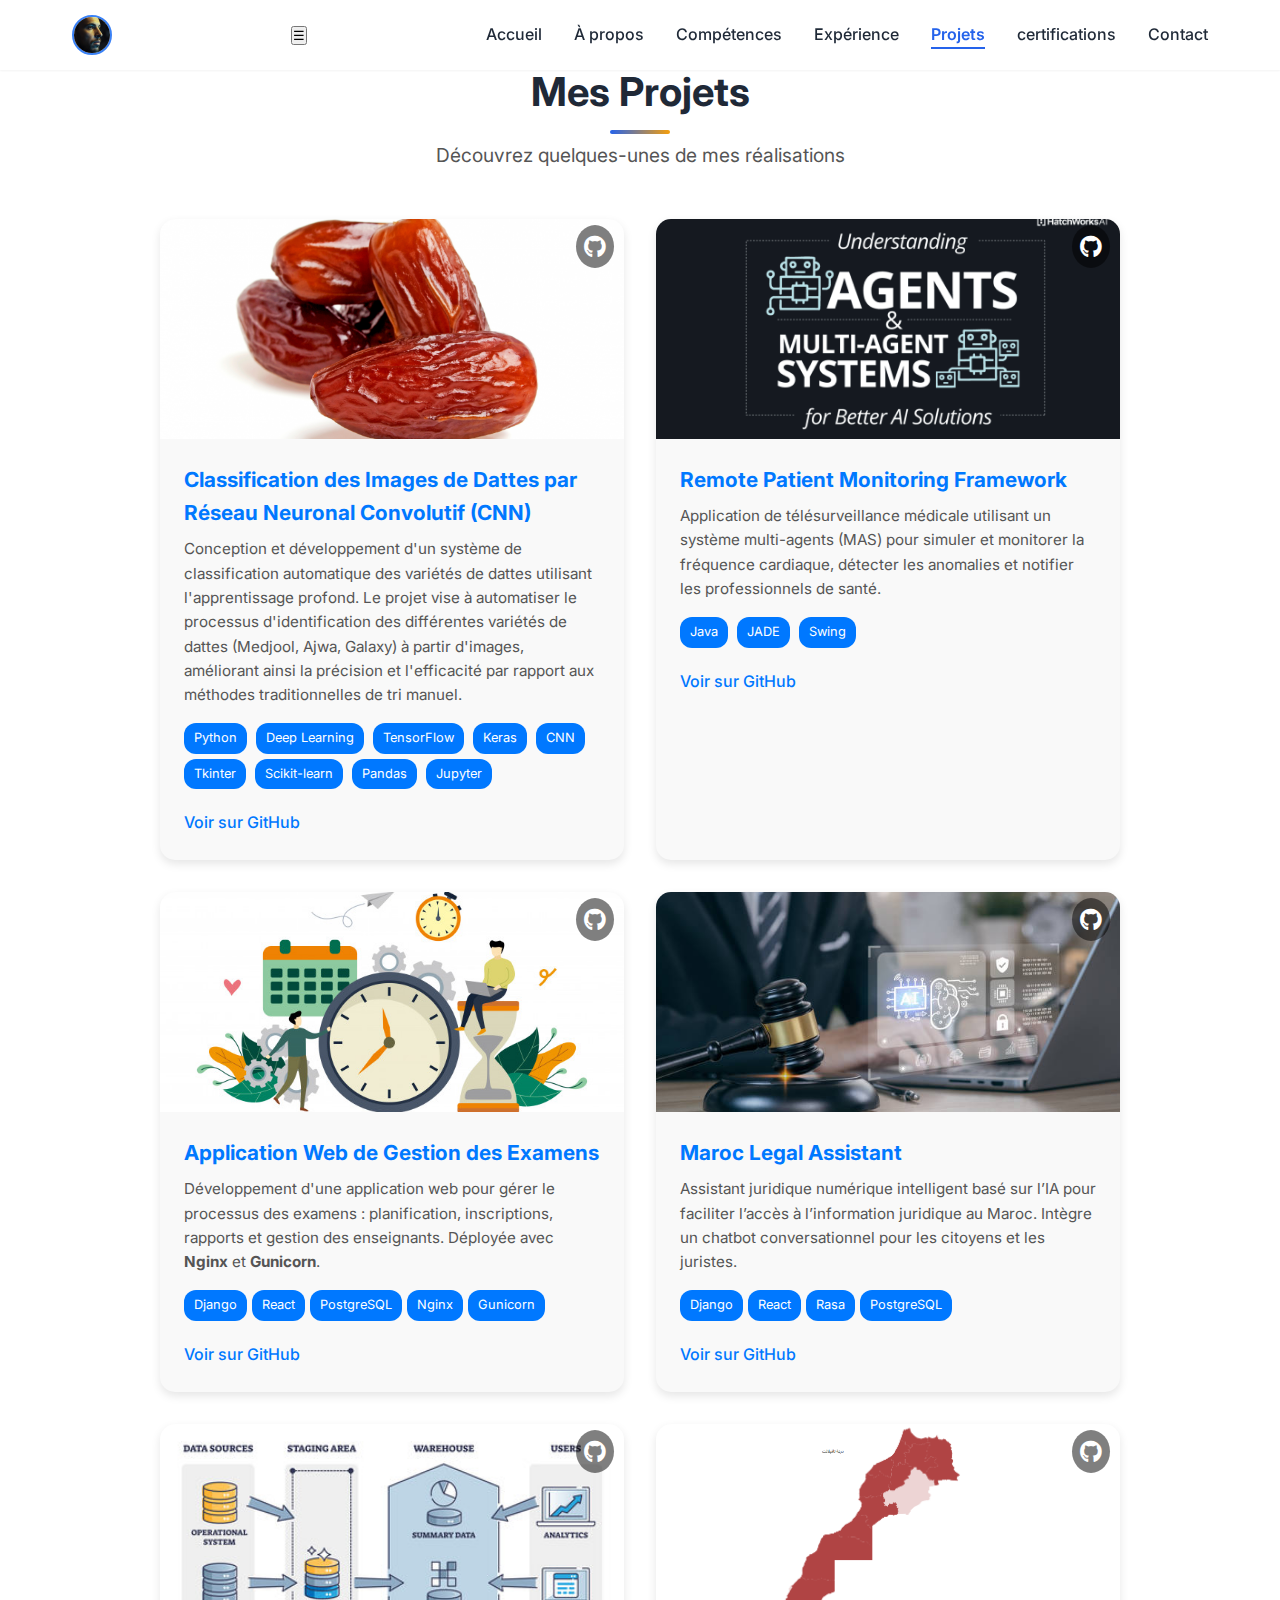
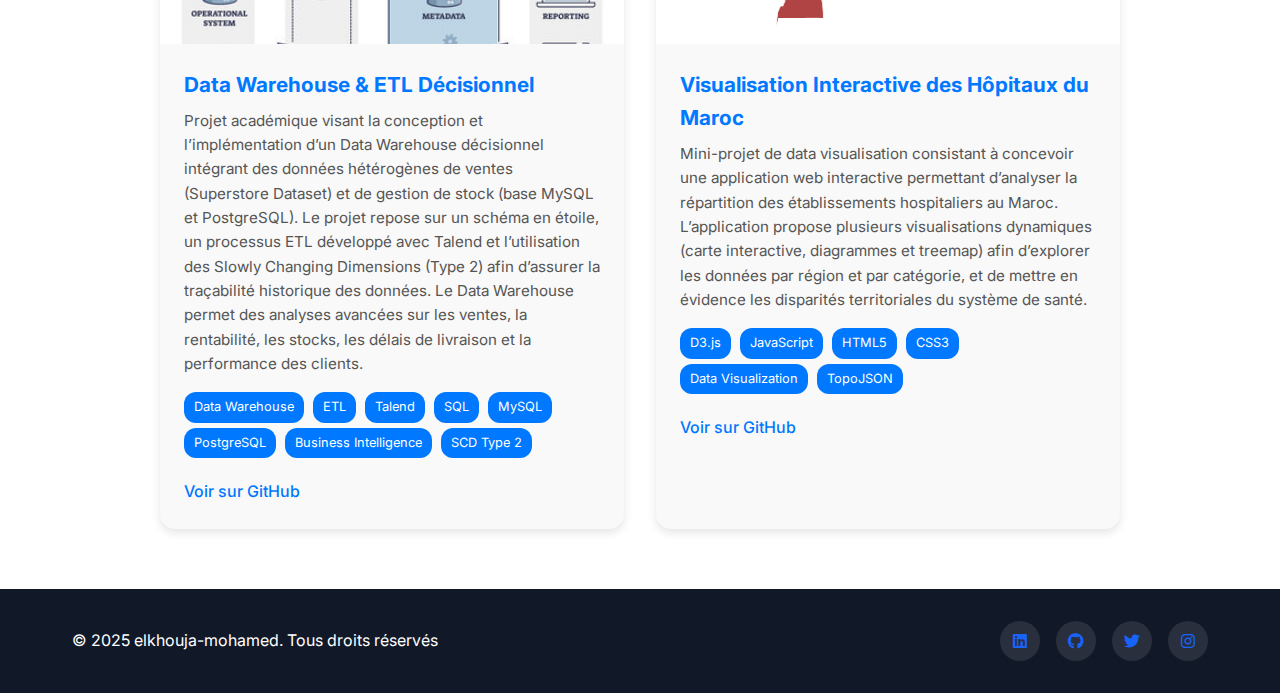
<file: projects.html>
<script type="text/javascript">
        var gk_isXlsx = false;
        var gk_xlsxFileLookup = {};
        var gk_fileData = {};
        function filledCell(cell) {
          return cell !== '' && cell != null;
        }
        function loadFileData(filename) {
        if (gk_isXlsx && gk_xlsxFileLookup[filename]) {
            try {
                var workbook = XLSX.read(gk_fileData[filename], { type: 'base64' });
                var firstSheetName = workbook.SheetNames[0];
                var worksheet = workbook.Sheets[firstSheetName];

                // Convert sheet to JSON to filter blank rows
                var jsonData = XLSX.utils.sheet_to_json(worksheet, { header: 1, blankrows: false, defval: '' });
                // Filter out blank rows (rows where all cells are empty, null, or undefined)
                var filteredData = jsonData.filter(row => row.some(filledCell));

                // Heuristic to find the header row by ignoring rows with fewer filled cells than the next row
                var headerRowIndex = filteredData.findIndex((row, index) =>
                  row.filter(filledCell).length >= filteredData[index + 1]?.filter(filledCell).length
                );
                // Fallback
                if (headerRowIndex === -1 || headerRowIndex > 25) {
                  headerRowIndex = 0;
                }

                // Convert filtered JSON back to CSV
                var csv = XLSX.utils.aoa_to_sheet(filteredData.slice(headerRowIndex)); // Create a new sheet from filtered array of arrays
                csv = XLSX.utils.sheet_to_csv(csv, { header: 1 });
                return csv;
            } catch (e) {
                console.error(e);
                return "";
            }
        }
        return gk_fileData[filename] || "";
        }
        </script><!DOCTYPE html>
<html lang="fr">
<head>
    <meta charset="UTF-8">
    <meta name="viewport" content="width=device-width, initial-scale=1.0">
    <title>Projets - Elkhouja-mohamed</title>
    <link rel="icon" type="image/png" href="images/icon.png">
    <link rel="stylesheet" href="style_projects.css">
    <link href="https://fonts.googleapis.com/css2?family=Inter:wght@300;400;500;600;700&display=swap" rel="stylesheet">
    <link rel="stylesheet" href="https://cdnjs.cloudflare.com/ajax/libs/font-awesome/6.4.0/css/all.min.css">
</head>
<body>
    <header class="navbar">
        <div class="nav-container">
                        <a href="index.html"><img src="images/med.png"></a>
            <!-- button -->
            <button id="menu-btn">☰</button>

        <!-- menu -->
        <ul id="menu" class="nav-menu">
                <li><a class="nav-link" href="index.html">Accueil</a></li>
                <li><a class="nav-link" href="about.html">À propos</a></li>
                <li><a class="nav-link" href="skills.html">Compétences</a></li>
                <li><a class="nav-link" href="experience.html">Expérience</a></li>
                <li><a class="nav-link active" href="projects.html">Projets</a></li>
                <li><a class="nav-link" href="certifications.html">certifications</a></li>
                <li><a class="nav-link" href="contact.html">Contact</a></li>
            </ul>
        </div>
    </header>
    <script>
    const btn = document.getElementById("menu-btn");
    const menu = document.getElementById("menu");

    btn.addEventListener("click", () => {
        menu.classList.toggle("show");
        });
    </script>
    <section class="projects">

        <div class="container">
            <div class="section-header">
                <h2 class="section-title">Mes Projets</h2>
                <p class="section-subtitle">Découvrez quelques-unes de mes réalisations</p>
            </div>

            <div class="projects-grid">
                <!-- Projet 1: dApp pour l'Affichage des Notes -->
                <div class="project-card">
                    <div class="project-image" style="background-image: url('images/dattes.png');">
                        <div class="project-links">
                            <a href="https://github.com/elkhouja-mohamed/Classification-of-dates-fruit-images-with-acc-99-" target="_blank" class="project-link"><i class="fab fa-github"></i></a>
                        </div>
                    </div>
                    <div class="project-content">
                        <h3 class="project-title">Classification des Images de Dattes par Réseau Neuronal Convolutif (CNN)</h3>
                        <p class="project-description">
                                            Conception et développement d'un système de classification automatique des variétés de dattes utilisant l'apprentissage profond. 
                                            Le projet vise à automatiser le processus d'identification des différentes variétés de dattes (Medjool, Ajwa, Galaxy) à partir d'images, 
                                            améliorant ainsi la précision et l'efficacité par rapport aux méthodes traditionnelles de tri manuel.
                        </p>
                        <div class="project-tech">
                            <span>Python</span>
                            <span>Deep Learning</span>
                            <span>TensorFlow</span>
                            <span>Keras</span>
                            <span>CNN</span>
                            <span>Tkinter</span>
                            <span>Scikit-learn</span>
                            <span>Pandas</span>
                            <span>Jupyter</span>
                        </div>
                        <a href="https://github.com/elkhouja-mohamed/Classification-of-dates-fruit-images-with-acc-99-" target="_blank" class="github-link">Voir sur GitHub</a>
                    </div>
                </div>

                <!-- Projet 2: Remote Patient Monitoring -->
<div class="project-card">
    <div class="project-image" style="background-image: url('images/agent.png');">
        <div class="project-links">
            <a href="https://github.com/elkhouja-mohamed/Application-SMA" target="_blank">
                <i class="fab fa-github"></i>
            </a>
        </div>
    </div>

    <div class="project-content">
        <h3 class="project-title">Remote Patient Monitoring Framework</h3>

        <p class="project-description">
            Application de télésurveillance médicale utilisant un système multi-agents (MAS)
            pour simuler et monitorer la fréquence cardiaque, détecter les anomalies et notifier
            les professionnels de santé.
        </p>

        <div class="project-tech">
            <span>Java</span>
            <span>JADE</span>
            <span>Swing</span>
        </div>

        <a href="https://github.com/elkhouja-mohamed/Application-SMA"
           target="_blank"
           class="github-link">
           Voir sur GitHub
        </a>
    </div>
</div>


                <!-- Projet 3: Application Web de Gestion des Examens -->
                <div class="project-card">
                    <div class="project-image" style="background-image: url('images/examen.jpg');">
                        <div class="project-links">
                            <a href="https://github.com/elkhouja-mohamed/gestion.examen.fpo" target="_blank" class="project-link"><i class="fab fa-github"></i></a>
                        </div>
                    </div>
                    <div class="project-content">
                        <h3 class="project-title">Application Web de Gestion des Examens</h3>
                        <p class="project-description">
                            Développement d'une application web pour gérer le processus des examens : planification, inscriptions, rapports et gestion des enseignants. Déployée avec <strong>Nginx</strong> et <strong>Gunicorn</strong>.
                        </p>
                        <div class="project-tech">
                            <span>Django</span><span>React</span><span>PostgreSQL</span><span>Nginx</span><span>Gunicorn</span>
                        </div>
                        <a href="https://github.com/elkhouja-mohamed/gestion.examen.fpo" target="_blank" class="github-link">Voir sur GitHub</a>
                    </div>
                </div>

                <!-- Projet 4: Maroc Legal Assistant -->
                <div class="project-card">
                    <div class="project-image" style="background-image: url('images/assistant-juridique-droit-docial.jpg');">
                        <div class="project-links">
                            <a href="https://github.com/Ouakach-Amine/assistant-juridique-intelligent" target="_blank" class="project-link"><i class="fab fa-github"></i></a>
                        </div>
                    </div>
                    <div class="project-content">
                        <h3 class="project-title">Maroc Legal Assistant</h3>
                        <p class="project-description">
                            Assistant juridique numérique intelligent basé sur l’IA pour faciliter l’accès à l’information juridique au Maroc. Intègre un chatbot conversationnel pour les citoyens et les juristes.
                        </p>
                        <div class="project-tech">
                            <span>Django</span><span>React</span><span>Rasa</span><span>PostgreSQL</span>
                        </div>
                        <a href="https://github.com/Ouakach-Amine/assistant-juridique-intelligent" target="_blank" class="github-link">Voir sur GitHub</a>
                    </div>
                </div>




<!-- Projet : Data Warehouse & ETL avec Talend -->
<div class="project-card">
    <div class="project-image" style="background-image: url('images/data-warehousing1.png');">
        <div class="project-links">
            <!-- Si tu as un repo GitHub, mets le lien ici -->
             <a href="https://github.com/elkhouja-mohamed/Data_Warehouse" target="_blank"><i class="fab fa-github"></i></a> 
        </div>
    </div>

    <div class="project-content">
        <h3 class="project-title">Data Warehouse & ETL Décisionnel</h3>

        <p class="project-description">
            Projet académique visant la conception et l’implémentation d’un Data Warehouse
            décisionnel intégrant des données hétérogènes de ventes (Superstore Dataset)
            et de gestion de stock (base MySQL et PostgreSQL).
            Le projet repose sur un schéma en étoile, un processus ETL développé avec Talend
            et l’utilisation des Slowly Changing Dimensions (Type 2) afin d’assurer
            la traçabilité historique des données.
            Le Data Warehouse permet des analyses avancées sur les ventes, la rentabilité,
            les stocks, les délais de livraison et la performance des clients.
        </p>

        <div class="project-tech">
            <span>Data Warehouse</span>
            <span>ETL</span>
            <span>Talend</span>
            <span>SQL</span>
            <span>MySQL</span>
            <span>PostgreSQL</span>
            <span>Business Intelligence</span>
            <span>SCD Type 2</span>
        </div>
        <a href="https://github.com/elkhouja-mohamed/Data_Warehouse" target="_blank" class="github-link">Voir sur GitHub</a>

        
    </div>
</div>




                <!-- Projet : Visualisation Interactive des Hôpitaux du Maroc -->
<div class="project-card">
    <div class="project-image" style="background-image: url('images/visua.png');">
        <div class="project-links">
            <a href="https://github.com/elkhouja-mohamed/visualisation-h-pital-par-r-gion"
               target="_blank"
               class="project-link">
                <i class="fab fa-github"></i>
            </a>
        </div>
    </div>

    <div class="project-content">
        <h3 class="project-title">Visualisation Interactive des Hôpitaux du Maroc</h3>

        <p class="project-description">
            Mini-projet de data visualisation consistant à concevoir une application web interactive
            permettant d’analyser la répartition des établissements hospitaliers au Maroc.
            L’application propose plusieurs visualisations dynamiques (carte interactive, diagrammes
            et treemap) afin d’explorer les données par région et par catégorie, et de mettre en
            évidence les disparités territoriales du système de santé.
        </p>

        <div class="project-tech">
            <span>D3.js</span>
            <span>JavaScript</span>
            <span>HTML5</span>
            <span>CSS3</span>
            <span>Data Visualization</span>
            <span>TopoJSON</span>
        </div>

        <a href="https://github.com/elkhouja-mohamed/visualisation-h-pital-par-r-gion"
           target="_blank"
           class="github-link">
           Voir sur GitHub
        </a>
    </div>
</div>


            </div>
        </div>
    </section>

    <footer class="footer">
        <div class="container footer-content">
            <div class="footer-text">
                </p>© 2025 elkhouja-mohamed. Tous droits réservés</p>
            </div>
            <div class="footer-social">
                <a href="https://www.linkedin.com/in/elkhouja-mohamed/" class="social-link"><i class="fab fa-linkedin"></i></a>
                <a href="https://github.com/elkhouja-mohamed" class="social-link"><i class="fab fa-github"></i></a>
                <a href="https://x.com/elkhouja_medo" class="social-link"><i class="fab fa-twitter"></i></a>
                <a href="https://www.facebook.com/profile.php?id=61553556730711" class="social-link"><i class="fab fa-instagram"></i></a>
            </div>
        </div>
    </footer>
</body>
</html>
</file>
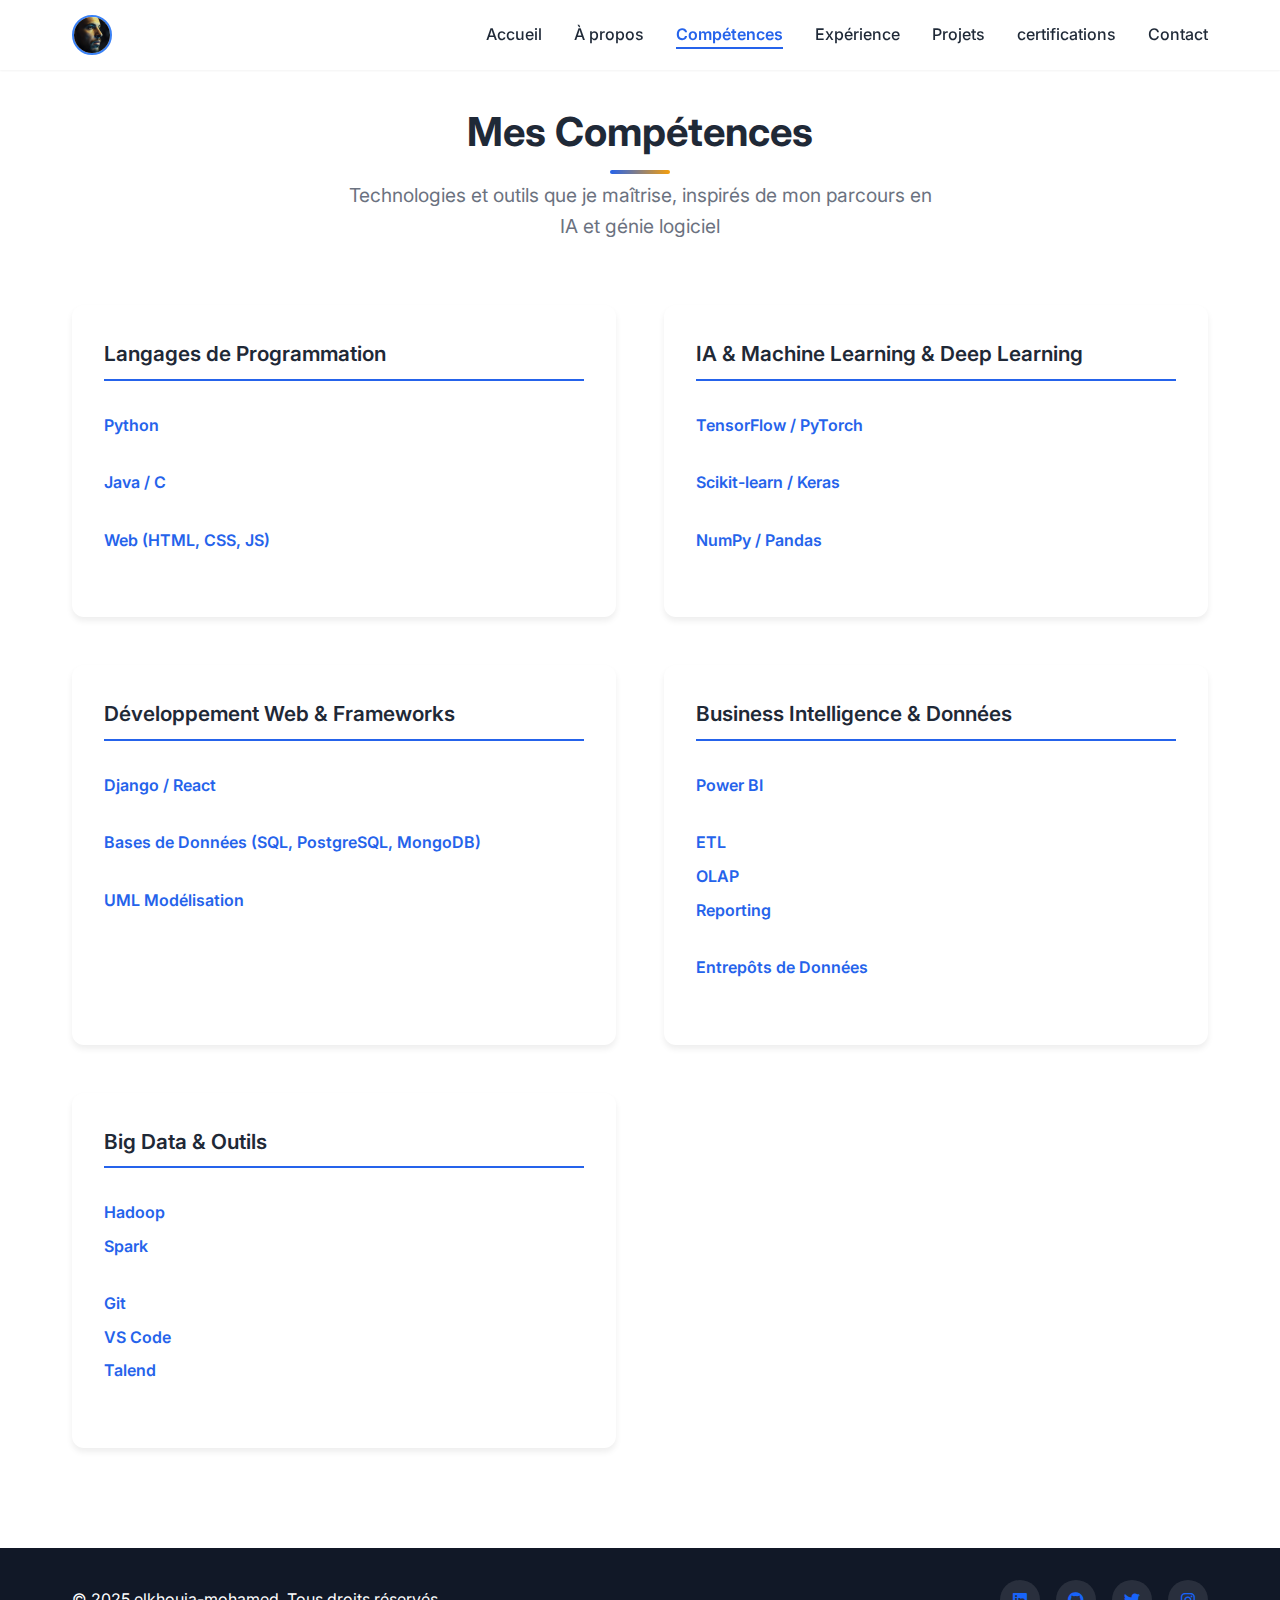
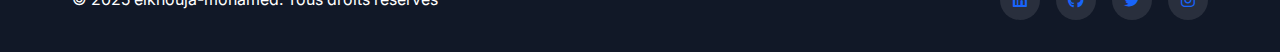
<file: skills.html>
<script type="text/javascript">
        var gk_isXlsx = false;
        var gk_xlsxFileLookup = {};
        var gk_fileData = {};
        function filledCell(cell) {
          return cell !== '' && cell != null;
        }
        function loadFileData(filename) {
        if (gk_isXlsx && gk_xlsxFileLookup[filename]) {
            try {
                var workbook = XLSX.read(gk_fileData[filename], { type: 'base64' });
                var firstSheetName = workbook.SheetNames[0];
                var worksheet = workbook.Sheets[firstSheetName];

                // Convert sheet to JSON to filter blank rows
                var jsonData = XLSX.utils.sheet_to_json(worksheet, { header: 1, blankrows: false, defval: '' });
                // Filter out blank rows (rows where all cells are empty, null, or undefined)
                var filteredData = jsonData.filter(row => row.some(filledCell));

                // Heuristic to find the header row by ignoring rows with fewer filled cells than the next row
                var headerRowIndex = filteredData.findIndex((row, index) =>
                  row.filter(filledCell).length >= filteredData[index + 1]?.filter(filledCell).length
                );
                // Fallback
                if (headerRowIndex === -1 || headerRowIndex > 25) {
                  headerRowIndex = 0;
                }

                // Convert filtered JSON back to CSV
                var csv = XLSX.utils.aoa_to_sheet(filteredData.slice(headerRowIndex)); // Create a new sheet from filtered array of arrays
                csv = XLSX.utils.sheet_to_csv(csv, { header: 1 });
                return csv;
            } catch (e) {
                console.error(e);
                return "";
            }
        }
        return gk_fileData[filename] || "";
        }
        </script><!DOCTYPE html>
<html lang="fr">
<head>
    <meta charset="UTF-8">
    <meta name="viewport" content="width=device-width, initial-scale=1.0">
    <title>Compétences - Elkhouja-mohamed</title>
    <link rel="icon" type="image/png" href="images/icon.png">
    <link rel="stylesheet" href="style.css">
    <link href="https://fonts.googleapis.com/css2?family=Inter:wght@300;400;500;600;700&display=swap" rel="stylesheet">
    <link rel="stylesheet" href="https://cdnjs.cloudflare.com/ajax/libs/font-awesome/6.4.0/css/all.min.css">
</head>
<body>
    <header class="navbar">
        <div class="nav-container">
            <a href="index.html"><img src="images/med.png"></a>
            <!-- button -->
            <button id="menu-btn">☰</button>

        <!-- menu -->
        <ul id="menu" class="nav-menu">
                <li><a class="nav-link" href="index.html">Accueil</a></li>
                <li><a class="nav-link" href="about.html">À propos</a></li>
                <li><a class="nav-link active" href="skills.html">Compétences</a></li>
                <li><a class="nav-link" href="experience.html">Expérience</a></li>
                <li><a class="nav-link" href="projects.html">Projets</a></li>
                <li><a class="nav-link" href="certifications.html">certifications</a></li>
                <li><a class="nav-link" href="contact.html">Contact</a></li>
            </ul>
        </div>
    </header>
    <script>
    const btn = document.getElementById("menu-btn");
    const menu = document.getElementById("menu");

    btn.addEventListener("click", () => {
        menu.classList.toggle("show");
        });
    </script>
    <section class="skills-section skills">
        <div class="container">
            <div class="section-header">
                <h2 class="section-title">Mes Compétences</h2>
                <p class="section-subtitle">Technologies et outils que je maîtrise, inspirés de mon parcours en IA et génie logiciel</p>
            </div>

            <div class="skills-content">

                <!-- Catégorie 1 -->
                <div class="skills-category">
                    <h3 class="category-title">Langages de Programmation</h3>
                    <div class="skill-item">
                        <div class="skill-header"><span>Python</span></div>
                    </div>
                    <div class="skill-item">
                        <div class="skill-header"><span>Java / C</span></div>
                       
                    </div>
                    <div class="skill-item">
                        <div class="skill-header"><span>Web (HTML, CSS, JS)</span></div>
                    </div>
                </div>

                <!-- Catégorie 2 -->
                <div class="skills-category">
                    <h3 class="category-title">IA & Machine Learning & Deep Learning</h3>
                    <div class="skill-item">
                        <div class="skill-header"><span>TensorFlow / PyTorch</span></div>
                       
                    </div>
                    <div class="skill-item">
                        <div class="skill-header"><span>Scikit-learn / Keras</span></div>
                       
                    </div>
                    <div class="skill-item">
                        <div class="skill-header"><span>NumPy / Pandas</span></div>
                    </div>
                </div>

                <!-- Catégorie 3 -->
                <div class="skills-category">
                    <h3 class="category-title">Développement Web & Frameworks</h3>
                    <div class="skill-item">
                        <div class="skill-header"><span>Django / React</span></div>

                    </div>
                    <div class="skill-item">
                        <div class="skill-header"><span>Bases de Données (SQL, PostgreSQL, MongoDB)</span></div>
                    
                    </div>
                    <div class="skill-item">
                        <div class="skill-header"><span>UML Modélisation</span></div>
                    </div>
                </div>

                <!-- Catégorie 4 -->
                <div class="skills-category">
                    <h3 class="category-title">Business Intelligence & Données</h3>
                    <div class="skill-item">
                        <div class="skill-header"><span>Power BI </span></div>
                        
                    </div>
                    <div class="skill-item">
                        <div class="skill-header"><span>ETL</span></div>
                        <div class="skill-header"><span>OLAP</span></div>
                        <div class="skill-header"><span>Reporting</span></div>
                        
                    </div>
                    <div class="skill-item">
                        <div class="skill-header"><span>Entrepôts de Données</span></div>
                    </div>
                </div>

                <!-- Catégorie 5 -->
                <div class="skills-category">
                    <h3 class="category-title">Big Data & Outils</h3>
                    <div class="skill-item">
                        <div class="skill-header"><span>Hadoop</span></div>
                        <div class="skill-header"><span>Spark</span></div>
                    </div>
                    <div class="skill-item">
                        <div class="skill-header"><span>Git</span></div>
                        <div class="skill-header"><span>VS Code</span></div>
                        <div class="skill-header"><span>Talend</span></div>
                    </div>
                </div>

            </div>
        </div>
    </section>

    <footer class="footer">
        <div class="container footer-content">
            <div class="footer-text">
                </p>© 2025 elkhouja-mohamed. Tous droits réservés</p>
            </div>
            <div class="footer-social">
                <a href="https://www.linkedin.com/in/elkhouja-mohamed/" class="social-link"><i class="fab fa-linkedin"></i></a>
                <a href="https://github.com/elkhouja-mohamed" class="social-link"><i class="fab fa-github"></i></a>
                <a href="https://x.com/elkhouja_medo" class="social-link"><i class="fab fa-twitter"></i></a>
                <a href="https://www.facebook.com/profile.php?id=61553556730711" class="social-link"><i class="fab fa-instagram"></i></a>
            </div>
        </div>
    </footer>
</body>
</html>
</file>
<file: style.css>
/* Variables CSS */
:root {
    --primary-color: #2563eb;
    --secondary-color: #f59e0b;
    --accent-color: #10b981;
    --text-primary: #1f2937;
    --text-secondary: #6b7280;
    --text-light: #9ca3af;
    --bg-primary: #ffffff;
    --bg-secondary: #f9fafb;
    --bg-dark: #111827;
    --border-color: #e5e7eb;
    --shadow-sm: 0 1px 2px rgba(0, 0, 0, 0.05);
    --shadow-md: 0 4px 6px rgba(0, 0, 0, 0.07);
    --shadow-lg: 0 10px 15px rgba(0, 0, 0, 0.1);
    --shadow-xl: 0 20px 25px rgba(0, 0, 0, 0.1);
    --border-radius: 12px;
    --transition: all 0.3s ease;
}

/* Reset et styles de base */
* {
    margin: 0;
    padding: 0;
    box-sizing: border-box;
}
/* === Animations de l'image de profil === */
.profile-img {
    animation: floatSlow 10s ease-in-out infinite;
    transition: transform 0.9s ease, box-shadow 0.9s ease;
    box-shadow: 0 10px 20px rgba(0, 0, 0, 0.08);
}

.profile-img img {
    display: block;
    width: 100%;
    height: 100%;
    object-fit: cover;
    transition: transform 0.9s ease;
}

.nav-container {
    display: flex;
    align-items: center;
}

.nav-container img {
    width: 40px; /* Taille ajustable selon vos besoins */
    height: 40px;
    border-radius: 50%; /* Rend l'image circulaire */
    object-fit: cover; /* Assure que l'image garde ses proportions */
    border: 2px solid #3b82f6; /* Bordure bleue optionnelle */
    transition: all 0.3s ease; /* Animation fluide au survol */
}
/* Effet au survol */
.profile-img:hover img {
    transform: scale(1.08) rotate(2deg);
}

.profile-img:hover {
    box-shadow: 0 20px 30px rgba(0, 0, 0, 0.15);
    border-color: var(--primary-color);
}

/* Animation flottante douce */
@keyframes floatSlow {
    0%   { transform: translateY(0px); }
    50%  { transform: translateY(-10px); }
    100% { transform: translateY(0px); }
}

body {
    font-family: 'Inter', -apple-system, BlinkMacSystemFont, 'Segoe UI', Roboto, sans-serif;
    line-height: 1.6;
    color: var(--text-primary);
    scroll-behavior: smooth;
}

.container {
    max-width: 1200px;
    margin: 0 auto;
    padding: 0 2rem;
}

/* Navigation */
.navbar {
    position: fixed;
    top: 0;
    left: 0;
    right: 0;
    background: rgba(255, 255, 255, 0.95);
    backdrop-filter: blur(20px);
    box-shadow: var(--shadow-sm);
    z-index: 1000;
    transition: var(--transition);
}

.nav-container {
    max-width: 1200px;
    margin: 0 auto;
    padding: 0 2rem;
    display: flex;
    justify-content: space-between;
    align-items: center;
    height: 70px;
}

.logo-text {
    font-size: 1.5rem;
    font-weight: 700;
    color: var(--primary-color);
}

.nav-link {
    text-decoration: none;
    color: var(--text-primary);
    font-weight: 500;
    position: relative;
    transition: var(--transition);
}

.nav-link:hover {
    color: var(--primary-color);
}

.nav-link::after {
    content: '';
    position: absolute;
    bottom: -5px;
    left: 0;
    width: 0;
    height: 2px;
    background: var(--primary-color);
    transition: width 0.3s ease;
}

.nav-link:hover::after {
    width: 100%;
}

.hamburger {
    display: none;
    flex-direction: column;
    cursor: pointer;
}

.hamburger span {
    width: 25px;
    height: 3px;
    background: var(--text-primary);
    margin: 3px 0;
    transition: var(--transition);
}

/* Section Hero - Nouveau style minimaliste clair */
.hero {
    min-height: 100vh;
    display: flex;
    align-items: center;
    background: #f8fafc; /* Fond blanc cassé pour un look épuré */
    position: relative;
    overflow: hidden;
    padding-top: 80px; /* Espace pour la navbar fixe */
}

.hero::before {
    content: '';
    position: absolute;
    top: 0;
    left: 0;
    right: 0;
    bottom: 0;
    background: radial-gradient(circle, rgba(115, 132, 153, 0.3) 0%, rgba(203, 213, 225, 0) 70%); /* Gradient radial subtil */
    opacity: 0.5;
    z-index: 1;
}

.hero-container {
    max-width: 1200px;
    margin: 0 auto;
    padding: 0 2rem;
    position: relative;
    z-index: 2;
}

.hero-content {
    display: grid;
    grid-template-columns: 1fr 1fr;
    gap: 2rem; /* Réduction de l'espacement pour un look plus compact */
    align-items: center;
}

.hero-title {
    font-size: 3.2rem; /* Taille légèrement réduite pour plus d'élégance */
    font-weight: 700;
    color: #1e293b; /* Gris foncé pour le texte */
    margin-bottom: 1.2rem;
    line-height: 1.3;
    font-family: 'Playfair Display', serif; /* Police élégante pour le titre */
}

.highlight {
    color: #60a5fa; /* Bleu pastel pour les accents */
    position: relative;
}

.highlight::after {
    content: '';
    position: absolute;
    bottom: 2px;
    left: 0;
    right: 0;
    height: 2px;
    background: #f9a8d4; /* Rose pastel pour contraste */
    opacity: 0.7;
}

.hero-subtitle {
    font-size: 1.4rem;
    color: #475569; /* Gris moyen pour un look doux */
    margin-bottom: 1.5rem;
    font-weight: 400;
    font-family: 'Inter', sans-serif;
}

.hero-description {
    font-size: 1rem;
    color: #64748b; /* Gris clair pour lisibilité */
    margin-bottom: 2rem;
    max-width: 450px; /* Réduction de la largeur pour un look compact */
    line-height: 1.9;
    font-weight: 300;
}
nav a.active {
    color: #007BFF !important; /* Bleu par défaut, avec !important pour surcharger d'autres styles */
    font-weight: bold; /* Optionnel : pour le rendre plus visible */
}
  
  nav a {
    color: inherit; /* Couleur par défaut pour les liens non actifs */
    text-decoration: none; /* Supprime le soulignement si présent */
}
.hero-buttons {
    display: flex;
    gap: 1rem;
    margin-bottom: 2rem;
}

.btn {
    padding: 10px 28px; /* Boutons légèrement plus petits */
    border-radius: 8px; /* Bordures plus douces */
    text-decoration: none;
    font-weight: 600;
    transition: var(--transition);
    border: 2px solid transparent;
    display: inline-flex;
    align-items: center;
    gap: 0.5rem;
}

.btn-primary {
    background: #60a5fa; /* Bleu pastel */
    color: rgb(99, 70, 70);
}

.btn-primary:hover {
    background: #3b82f6; /* Bleu plus foncé au survol */
    transform: translateY(-2px);
    box-shadow: 0 4px 10px rgba(59, 130, 246, 0.3); /* Ombre douce */
}

.btn-secondary {
    background: transparent;
    color: rgb(99, 70, 70); /* Rose pastel */
    border-color: #b87b9c;
}

.btn-secondary:hover {
    background: #f9a8d4;
    color: white;
    box-shadow: 0 4px 10px rgba(249, 168, 212, 0.3);
}

.btn-full {
    width: 100%;
    justify-content: center;
}

.hero-social {
    display: flex;
    gap: 0.8rem;
}

.social-link {
    width: 45px;
    height: 45px;
    background: rgba(237, 239, 241, 0.3); /* Fond pastel léger */
    border-radius: 50%;
    display: flex;
    align-items: center;
    justify-content: center;
    color: #1864fa;
    text-decoration: none;
    transition: var(--transition);
}

.social-link:hover {
    background: #f9a8d4; /* Rose pastel au survol */
    color: white;
    transform: scale(1.1);
}

.profile-card {
    position: relative;
    width: 280px; /* Taille légèrement réduite pour minimalisme */
    height: 280px;
    margin: 0 auto;
}

.profile-img {
    width: 100%;
    height: 100%;
    border-radius: 50%;
    overflow: hidden;
    border: 4px solid #e2e8f0; /* Bordure gris clair */
    position: relative;
    z-index: 2;
    transition: border-color 0.3s ease;
}

.profile-img:hover {
    border-color: #60a5fa; /* Bordure bleu pastel au survol */
}

.profile-img img {
    width: 100%;
    height: 100%;
    object-fit: cover;
}

.profile-decorations {
    position: absolute;
    top: 0;
    left: 0;
    right: 0;
    bottom: 0;
}

.decoration {
    position: absolute;
    border-radius: 50%;
    border: 1px dashed #60a5fa; /* Bordure pointillée bleu pastel */
    opacity: 0.6;
}

.decoration-1 {
    width: 70px;
    height: 70px;
    top: -15px;
    right: -15px;
    animation: rotate 10s linear infinite; /* Rotation douce */
}

.decoration-2 {
    width: 50px;
    height: 50px;
    bottom: -10px;
    left: -10px;
    animation: rotate 12s linear infinite reverse;
}

.decoration-3 {
    width: 30px;
    height: 30px;
    top: 50%;
    left: -20px;
    animation: rotate 8s linear infinite;
}

@keyframes rotate {
    0% { transform: rotate(0deg); }
    100% { transform: rotate(360deg); }
}

/* Sections communes */
section {
    padding: 100px 0;
}

.section-header {
    text-align: center;
    margin-bottom: 4rem;
}

.section-title {
    font-size: 2.5rem;
    font-weight: 700;
    color: var(--text-primary);
    margin-bottom: 1rem;
    position: relative;
}

.section-title::after {
    content: '';
    position: absolute;
    bottom: -10px;
    left: 50%;
    transform: translateX(-50%);
    width: 60px;
    height: 4px;
    background: linear-gradient(90deg, var(--primary-color), var(--secondary-color));
    border-radius: 2px;
}

.section-subtitle {
    font-size: 1.2rem;
    color: var(--text-secondary);
    max-width: 600px;
    margin: 0 auto;
}

/* Section À propos */
.about {
    background: var(--bg-secondary);
}

.about-content {
    display: grid;
    grid-template-columns: 2fr 1fr;
    gap: 4rem;
    align-items: start;
}

.about-description {
    font-size: 1.1rem;
    color: var(--text-secondary);
    margin-bottom: 2rem;
    line-height: 1.8;
}

.about-highlights {
    display: flex;
    flex-direction: column;
    gap: 1.5rem;
}

.highlight-item {
    display: flex;
    align-items: flex-start;
    gap: 1rem;
    padding: 1.5rem;
    background: white;
    border-radius: var(--border-radius);
    box-shadow: var(--shadow-sm);
    transition: var(--transition);
}

.highlight-item:hover {
    transform: translateY(-5px);
    box-shadow: var(--shadow-md);
}

.highlight-item i {
    font-size: 1.5rem;
    color: var(--primary-color);
    margin-top: 0.25rem;
}

.highlight-item h4 {
    font-size: 1.1rem;
    font-weight: 600;
    color: var(--text-primary);
    margin-bottom: 0.5rem;
}

.highlight-item p {
    color: var(--text-secondary);
    font-size: 0.9rem;
}

.about-stats {
    display: flex;
    flex-direction: column;
    gap: 1.5rem;
}

.stat-card {
    background: white;
    padding: 2rem;
    border-radius: var(--border-radius);
    text-align: center;
    box-shadow: var(--shadow-sm);
    transition: var(--transition);
}

.stat-card:hover {
    transform: translateY(-5px);
    box-shadow: var(--shadow-md);
}

.stat-number {
    font-size: 2.5rem;
    font-weight: 700;
    color: var(--primary-color);
    margin-bottom: 0.5rem;
}

.stat-label {
    color: var(--text-secondary);
    font-weight: 500;
}

/* Section Compétences */
.skills-content {
    display: grid;
    grid-template-columns: repeat(auto-fit, minmax(350px, 1fr));
    gap: 3rem;
}

.skills-category {
    background: white;
    padding: 2rem;
    border-radius: var(--border-radius);
    box-shadow: var(--shadow-md);
}

.category-title {
    font-size: 1.3rem;
    font-weight: 600;
    color: var(--text-primary);
    margin-bottom: 2rem;
    padding-bottom: 0.5rem;
    border-bottom: 2px solid var(--primary-color);
}

.skill-item {
    margin-bottom: 2rem;
}

.skill-header {
    display: flex;
    justify-content: space-between;
    align-items: center;
    margin-bottom: 0.5rem;
}

.skill-header span:first-child {
    font-weight: 500;
    color: var(--text-primary);
}

.skill-header span:last-child {
    font-weight: 600;
    color: var(--primary-color);
}

.skill-bar {
    width: 100%;
    height: 8px;
    background: var(--border-color);
    border-radius: 4px;
    overflow: hidden;
}

.skill-progress {
    height: 100%;
    background: linear-gradient(90deg, var(--primary-color), var(--secondary-color));
    border-radius: 4px;
    width: 0;
    transition: width 2s ease-in-out;
    animation: progressAnimation 2s ease-in-out forwards;
}

.skill-progress[data-width="95%"] {
    animation-delay: 0.1s;
}

.skill-progress[data-width="90%"] {
    animation-delay: 0.2s;
}

.skill-progress[data-width="85%"] {
    animation-delay: 0.3s;
}

.skill-progress[data-width="88%"] {
    animation-delay: 0.4s;
}

.skill-progress[data-width="82%"] {
    animation-delay: 0.5s;
}

.skill-progress[data-width="92%"] {
    animation-delay: 0.6s;
}

.skill-progress[data-width="78%"] {
    animation-delay: 0.7s;
}

@keyframes progressAnimation {
    from {
        width: 0;
    }
    to {
        width: var(--width);
    }
}

.skill-progress[data-width="95%"] {
    --width: 95%;
}

.skill-progress[data-width="90%"] {
    --width: 90%;
}

.skill-progress[data-width="85%"] {
    --width: 85%;
}

.skill-progress[data-width="88%"] {
    --width: 88%;
}

.skill-progress[data-width="82%"] {
    --width: 82%;
}

.skill-progress[data-width="92%"] {
    --width: 92%;
}

.skill-progress[data-width="78%"] {
    --width: 78%;
}

/* Section Expérience */
.experience {
    background: var(--bg-secondary);
}

.timeline {
    max-width: 800px;
    margin: 0 auto;
    position: relative;
}

.timeline::before {
    content: '';
    position: absolute;
    left: 30px;
    top: 0;
    bottom: 0;
    width: 2px;
    background: var(--primary-color);
}

.timeline-item {
    position: relative;
    margin-bottom: 3rem;
    padding-left: 80px;
}

.timeline-dot {
    position: absolute;
    left: 22px;
    top: 0;
    width: 16px;
    height: 16px;
    background: var(--secondary-color);
    border-radius: 50%;
    border: 4px solid white;
    box-shadow: var(--shadow-md);
}

.timeline-content {
    background: white;
    padding: 2rem;
    border-radius: var(--border-radius);
    box-shadow: var(--shadow-md);
    transition: var(--transition);
}

.timeline-content:hover {
    transform: translateY(-5px);
    box-shadow: var(--shadow-lg);
}

.timeline-date {
    display: inline-block;
    background: var(--primary-color);
    color: white;
    padding: 0.25rem 0.75rem;
    border-radius: 20px;
    font-size: 0.9rem;
    font-weight: 500;
    margin-bottom: 1rem;
}

.timeline-content h3 {
    font-size: 1.3rem;
    font-weight: 600;
    color: var(--text-primary);
    margin-bottom: 0.5rem;
}

.timeline-content h4 {
    color: var(--primary-color);
    font-weight: 500;
    margin-bottom: 1rem;
}

.timeline-content p {
    color: var(--text-secondary);
    line-height: 1.7;
    margin-bottom: 1rem;
}

.timeline-skills {
    display: flex;
    flex-wrap: wrap;
    gap: 0.5rem;
}

.timeline-skills span {
    background: var(--bg-secondary);
    color: var(--text-primary);
    padding: 0.25rem 0.75rem;
    border-radius: 15px;
    font-size: 0.9rem;
    font-weight: 500;
}

/* Section Projets */
.projects-grid {
    display: grid;
    grid-template-columns: repeat(auto-fit, minmax(350px, 1fr));
    gap: 2rem;
}

.project-card {
    background: white;
    border-radius: var(--border-radius);
    overflow: hidden;
    box-shadow: var(--shadow-md);
    transition: var(--transition);
}

.project-card:hover {
    transform: translateY(-10px);
    box-shadow: var(--shadow-xl);
}

.project-image {
    position: relative;
    overflow: hidden;
    height: 250px;
}

.project-image img {
    width: 100%;
    height: 100%;
    object-fit: cover;
    transition: var(--transition);
}

.project-overlay {
    position: absolute;
    top: 0;
    left: 0;
    right: 0;
    bottom: 0;
    background: rgba(37, 99, 235, 0.9);
    display: flex;
    align-items: center;
    justify-content: center;
    opacity: 0;
    transition: var(--transition);
}

.project-card:hover .project-overlay {
    opacity: 1;
}

.project-card:hover .project-image img {
    transform: scale(1.1);
}

.project-links {
    display: flex;
    gap: 1rem;
}

.project-link {
    width: 50px;
    height: 50px;
    background: white;
    border-radius: 50%;
    display: flex;
    align-items: center;
    justify-content: center;
    color: var(--primary-color);
    text-decoration: none;
    transition: var(--transition);
}

.project-link:hover {
    transform: scale(1.1);
    background: var(--secondary-color);
    color: white;
}

.project-content {
    padding: 2rem;
}

.project-title {
    font-size: 1.3rem;
    font-weight: 600;
    color: var(--text-primary);
    margin-bottom: 1rem;
}

.project-description {
    color: var(--text-secondary);
    line-height: 1.7;
    margin-bottom: 1.5rem;
}

.project-tech {
    display: flex;
    flex-wrap: wrap;
    gap: 0.5rem;
}

.project-tech span {
    background: var(--bg-secondary);
    color: var(--primary-color);
    padding: 0.25rem 0.75rem;
    border-radius: 15px;
    font-size: 0.9rem;
    font-weight: 500;
}

/* Section Contact */
.contact {
    background: var(--bg-secondary);
}

.contact-content {
    display: grid;
    grid-template-columns: 1fr 1fr;
    gap: 4rem;
}

.contact-info h3 {
    font-size: 1.5rem;
    font-weight: 600;
    color: var(--text-primary);
    margin-bottom: 1rem;
}

.contact-info p {
    color: var(--text-secondary);
    line-height: 1.7;
    margin-bottom: 2rem;
}

.contact-details {
    display: flex;
    flex-direction: column;
    gap: 1.5rem;
}

.contact-item {
    display: flex;
    align-items: center;
    gap: 1rem;
    padding: 1.5rem;
    background: white;
    border-radius: var(--border-radius);
    box-shadow: var(--shadow-sm);
}

.contact-item i {
    font-size: 1.2rem;
    color: var(--primary-color);
    width: 25px;
}

.contact-item div strong {
    display: block;
    color: var(--text-primary);
    font-weight: 600;
    margin-bottom: 0.25rem;
}

.contact-item div span {
    color: var(--text-secondary);
}

.contact-form {
    background: white;
    padding: 2rem;
    border-radius: var(--border-radius);
    box-shadow: var(--shadow-md);
}

.form-group {
    position: relative;
    margin-bottom: 1.5rem;
}

.form-group input,
.form-group textarea {
    width: 100%;
    padding: 1rem;
    border: 2px solid var(--border-color);
    border-radius: var(--border-radius);
    font-size: 1rem;
    font-family: inherit;
    transition: var(--transition);
    background: transparent;
}

.form-group input:focus,
.form-group textarea:focus {
    outline: none;
    border-color: var(--primary-color);
}

.form-group label {
    position: absolute;
    top: 1rem;
    left: 1rem;
    color: var(--text-light);
    font-size: 1rem;
    transition: var(--transition);
    pointer-events: none;
}

.form-group input:focus + label,
.form-group textarea:focus + label,
.form-group input:valid + label,
.form-group textarea:valid + label {
    top: -0.5rem;
    left: 0.75rem;
    font-size: 0.8rem;
    color: var(--primary-color);
    background: white;
    padding: 0 0.5rem;
}

.form-group textarea {
    resize: vertical;
    min-height: 120px;
}

/* Footer */
.footer {
    background: var(--bg-dark);
    color: white;
    padding: 2rem 0;
}

.footer-content {
    display: flex;
    justify-content: space-between;
    align-items: center;
}

.footer-text p {
    color: rgba(255, 255, 255, 0.8);
}

.footer-social {
    display: flex;
    gap: 1rem;
}

.footer-social .social-link {
    background: rgba(255, 255, 255, 0.1);
    width: 40px;
    height: 40px;
}

#menu {
    display: flex;
    list-style: none;
    gap: 2rem;
}

#menu-btn {
    display: none;
}

/* Responsive Design */
@media (max-width: 768px) {
    
    #menu {
        display: none;
        flex-direction: column;
        background: white;
        position: absolute;
        top: 60px;
        right: 0;
        width: 200px;
    }

    #menu.show {
        display: flex;
    }

    #menu-btn {
        display: block;
        font-size: 25px;
        background: none;
        border: none;
        cursor: pointer;
    }

    .hamburger {
        display: flex;
    }

    .hero-content {
        grid-template-columns: 1fr;
        text-align: center;
        gap: 2rem;
    }

    .hero-title {
        font-size: 2.5rem;
    }

    .hero-buttons {
        flex-direction: column;
        align-items: center;
    }

    .about-content {
        grid-template-columns: 1fr;
        gap: 2rem;
    }

    .about-stats {
        flex-direction: row;
        justify-content: space-between;
    }

    .stat-card {
        flex: 1;
        padding: 1.5rem;
    }

    .skills-content {
        grid-template-columns: 1fr;
        gap: 2rem;
    }

    .timeline::before {
        left: 20px;
    }

    .timeline-item {
        padding-left: 60px;
    }

    .timeline-dot {
        left: 12px;
    }

    .projects-grid {
        grid-template-columns: 1fr;
    }

    .contact-content {
        grid-template-columns: 1fr;
        gap: 2rem;
    }

    .footer-content {
        flex-direction: column;
        gap: 1rem;
        text-align: center;
    }

    .container {
        padding: 0 1rem;
    }

    .nav-container {
        padding: 0 1rem;
    }

    .hero-container {
        padding: 0 1rem;
    }
}

@media (max-width: 480px) {
    .hero-title {
        font-size: 2rem;
    }

    .section-title {
        font-size: 2rem;
    }

    .profile-card {
        width: 250px;
        height: 250px;
    }

    .hero-buttons {
        flex-direction: column;
        width: 100%;
    }

    .btn {
        width: 100%;
        justify-content: center;
    }

    .about-stats {
        flex-direction: column;
    }

    .timeline-content {
        padding: 1.5rem;
    }

    .contact-form {
        padding: 1.5rem;
    }
}
/* Styles pour les liens de navigation actifs */
.nav-link {
    text-decoration: none; /* Supprime le soulignement par défaut */
    color: var(--text-primary); /* Couleur originale (gris/noir) */
}

.nav-link.active {
    color: var(--primary-color) !important; /* Bleu pour l'actif */
    font-weight: 600; /* Légèrement plus gras pour visibilité */
}

.nav-link::after {
    content: '';
    position: absolute;
    bottom: -5px;
    left: 0;
    width: 0;
    height: 2px;
    background: var(--primary-color); /* Bleu pour le soulignement */
    transition: width 0.3s ease;
}

.nav-link:hover::after {
    width: 100%; /* Soulignement au hover pour tous */
}

.nav-link.active::after {
    width: 100%; /* Soulignement permanent pour l'actif */
}
</file>
<file: style_about.css>
/* Variables CSS */
:root {
    --primary-color: #2563eb;
    --secondary-color: #f59e0b;
    --accent-color: #10b981;
    --text-primary: #1f2937;
    --text-secondary: #6b7280;
    --text-light: #9ca3af;
    --bg-primary: #ffffff;
    --bg-secondary: #f9fafb;
    --bg-dark: #111827;
    --border-color: #e5e7eb;
    --shadow-sm: 0 1px 2px rgba(0, 0, 0, 0.05);
    --shadow-md: 0 4px 6px rgba(0, 0, 0, 0.07);
    --shadow-lg: 0 10px 15px rgba(0, 0, 0, 0.1);
    --shadow-xl: 0 20px 25px rgba(0, 0, 0, 0.1);
    --border-radius: 12px;
    --transition: all 0.3s ease;
}

/* Reset et styles de base */
* {
    margin: 0;
    padding: 0;
    box-sizing: border-box;
}

body {
    font-family: 'Inter', -apple-system, BlinkMacSystemFont, 'Segoe UI', Roboto, sans-serif;
    line-height: 1.6;
    color: var(--text-primary);
    scroll-behavior: smooth;
}

.container {
    max-width: 1200px;
    margin: 0 auto;
    padding: 0 2rem;
}

/* Navigation */
.navbar {
    position: fixed;
    top: 0;
    left: 0;
    right: 0;
    background: rgba(255, 255, 255, 0.95);
    backdrop-filter: blur(20px);
    box-shadow: var(--shadow-sm);
    z-index: 1000;
    transition: var(--transition);
}

.nav-container {
    max-width: 1200px;
    margin: 0 auto;
    padding: 0 2rem;
    display: flex;
    justify-content: space-between;
    align-items: center;
    height: 70px;
}

.nav-container img {
    width: 40px;
    height: 40px;
    border-radius: 50%;
    object-fit: cover;
    border: 2px solid #3b82f6;
    transition: all 0.3s ease;
}

.nav-link {
    text-decoration: none;
    color: var(--text-primary);
    font-weight: 500;
    position: relative;
    transition: var(--transition);
}

.nav-link:hover {
    color: var(--primary-color);
}

.nav-link::after {
    content: '';
    position: absolute;
    bottom: -5px;
    left: 0;
    width: 0;
    height: 2px;
    background: var(--primary-color);
    transition: width 0.3s ease;
}

.nav-link:hover::after {
    width: 100%;
}

.nav-link.active {
    color: var(--primary-color) !important;
    font-weight: 600;
}

.nav-link.active::after {
    width: 100%;
}

.hamburger {
    display: none;
    flex-direction: column;
    cursor: pointer;
}

.hamburger span {
    width: 25px;
    height: 3px;
    background: var(--text-primary);
    margin: 3px 0;
    transition: var(--transition);
}

/* Sections communes */
section {
    padding: 100px 0;
}

.section-header {
    text-align: center;
    margin-bottom: 4rem;
}

.section-title {
    font-size: 2.5rem;
    font-weight: 700;
    color: var(--text-primary);
    margin-bottom: 1rem;
    position: relative;
}

.section-title::after {
    content: '';
    position: absolute;
    bottom: -10px;
    left: 50%;
    transform: translateX(-50%);
    width: 60px;
    height: 4px;
    background: linear-gradient(90deg, var(--primary-color), var(--secondary-color));
    border-radius: 2px;
}

.section-subtitle {
    font-size: 1.2rem;
    color: var(--text-secondary);
    max-width: 600px;
    margin: 0 auto;
}

/* Section À propos */
.about {
    background: linear-gradient(135deg, 
        var(--bg-secondary) 0%, 
        #f8fafc 25%, 
        #f1f5f9 50%, 
        #e2e8f0 100%);
    padding-top: 150px;
    position: relative;
    overflow: hidden;
}

.about-content {
    display: grid;
    grid-template-columns: 2fr 1fr;
    gap: 4rem;
    align-items: start;
}

.about-description {
    font-size: 1.1rem;
    color: var(--text-secondary);
    margin-bottom: 2rem;
    line-height: 1.8;
}

.about-highlights {
    display: flex;
    flex-direction: column;
    gap: 1.5rem;
}

.highlight-item {
    display: flex;
    align-items: flex-start;
    gap: 1rem;
    padding: 1.5rem;
    background: white;
    border-radius: var(--border-radius);
    box-shadow: var(--shadow-sm);
    transition: var(--transition);
}

.highlight-item:hover {
    transform: translateY(-5px);
    box-shadow: var(--shadow-md);
}

.highlight-item i {
    font-size: 1.5rem;
    color: var(--primary-color);
    margin-top: 0.25rem;
}

.highlight-item h4 {
    font-size: 1.1rem;
    font-weight: 600;
    color: var(--text-primary);
    margin-bottom: 0.5rem;
}

.highlight-item p {
    color: var(--text-secondary);
    font-size: 0.9rem;
}

.about-stats {
    display: flex;
    flex-direction: column;
    gap: 1.5rem;
}

.stat-card {
    background: white;
    padding: 2rem;
    border-radius: var(--border-radius);
    text-align: center;
    box-shadow: var(--shadow-sm);
    transition: var(--transition);
}

.stat-card:hover {
    transform: translateY(-5px);
    box-shadow: var(--shadow-md);
}

.stat-number {
    font-size: 2.5rem;
    font-weight: 700;
    color: var(--primary-color);
    margin-bottom: 0.5rem;
}

.stat-label {
    color: var(--text-secondary);
    font-weight: 500;
}

/* Footer */
.footer {
    background: var(--bg-dark);
    color: white;
    padding: 2rem 0;
}

.footer-content {
    display: flex;
    justify-content: space-between;
    align-items: center;
}

.footer-text p {
    color: rgba(255, 255, 255, 0.8);
}

.footer-social {
    display: flex;
    gap: 1rem;
}

.social-link {
    width: 40px;
    height: 40px;
    background: rgba(255, 255, 255, 0.1);
    border-radius: 50%;
    display: flex;
    align-items: center;
    justify-content: center;
    color: white;
    text-decoration: none;
    transition: var(--transition);
}

.social-link:hover {
    background: var(--primary-color);
    transform: scale(1.1);
}
#menu {
    display: flex;
    list-style: none;
    gap: 2rem;
}

#menu-btn {
    display: none;
}

/* Responsive Design */
@media (max-width: 768px) {
    
    #menu {
        display: none;
        flex-direction: column;
        background: white;
        position: absolute;
        top: 60px;
        right: 0;
        width: 200px;
    }

    #menu.show {
        display: flex;
    }

    #menu-btn {
        display: block;
        font-size: 25px;
        background: none;
        border: none;
        cursor: pointer;
    }

    .hamburger {
        display: flex;
    }

    .hero-content {
        grid-template-columns: 1fr;
        text-align: center;
        gap: 2rem;
    }

    .hero-title {
        font-size: 2.5rem;
    }

    .hero-buttons {
        flex-direction: column;
        align-items: center;
    }

    .about-content {
        grid-template-columns: 1fr;
        gap: 2rem;
    }

    .about-stats {
        flex-direction: row;
        justify-content: space-between;
    }

    .stat-card {
        flex: 1;
        padding: 1.5rem;
    }

    .skills-content {
        grid-template-columns: 1fr;
        gap: 2rem;
    }

    .timeline::before {
        left: 20px;
    }

    .timeline-item {
        padding-left: 60px;
    }

    .timeline-dot {
        left: 12px;
    }

    .projects-grid {
        grid-template-columns: 1fr;
    }

    .contact-content {
        grid-template-columns: 1fr;
        gap: 2rem;
    }

    .footer-content {
        flex-direction: column;
        gap: 1rem;
        text-align: center;
    }

    .container {
        padding: 0 1rem;
    }

    .nav-container {
        padding: 0 1rem;
    }

    .hero-container {
        padding: 0 1rem;
    }
}

@media (max-width: 480px) {
    .section-title {
        font-size: 2rem;
    }

    .about-stats {
        flex-direction: column;
    }

    .stat-card {
        padding: 1.5rem;
    }
}
/* Style pour l'image dans la section À propos */
.about-image {
    width: 100%;
    max-width: 400px;
    height: 500px;
    object-fit: cover;
    border-radius: 20px;
    box-shadow: 0 15px 35px rgba(0, 0, 0, 0.15);
    border: 12px solid #ffffff;
    filter: brightness(1.05) contrast(1.1) saturate(1.1);
    transition: all 0.4s cubic-bezier(0.25, 0.46, 0.45, 0.94);
    margin: 0 auto 2rem;
    display: block;
}

.about-image:hover {
    transform: translateY(-8px) scale(1.02);
    box-shadow: 0 25px 50px rgba(0, 0, 0, 0.2);
    filter: brightness(1.1) contrast(1.15) saturate(1.2);
}

/* Adaptation du layout pour inclure l'image */
.about-content {
    display: grid;
    grid-template-columns: 1fr 1fr;
    gap: 4rem;
    align-items: start;
}

.about-text-content {
    display: flex;
    flex-direction: column;
    gap: 2rem;
}

.about-image-container {
    display: flex;
    justify-content: center;
    align-items: flex-start;
}

/* Responsive pour l'image */
@media (max-width: 968px) {
    .about-content {
        grid-template-columns: 1fr;
        gap: 3rem;
    }
    
    .about-image {
        max-width: 350px;
        height: 450px;
        order: -1;
    }
}

@media (max-width: 480px) {
    .about-image {
        max-width: 280px;
        height: 350px;
        border-width: 8px;
    }
}
</file>
<file: style_projects.css>
/* Variables CSS */
:root {
    --primary-color: #2563eb;
    --secondary-color: #f59e0b;
    --accent-color: #10b981;
    --text-primary: #1f2937;
    --text-secondary: #6b7280;
    --text-light: #9ca3af;
    --bg-primary: #ffffff;
    --bg-secondary: #f9fafb;
    --bg-dark: #111827;
    --border-color: #e5e7eb;
    --shadow-sm: 0 1px 2px rgba(0, 0, 0, 0.05);
    --shadow-md: 0 4px 6px rgba(0, 0, 0, 0.07);
    --shadow-lg: 0 10px 15px rgba(0, 0, 0, 0.1);
    --shadow-xl: 0 20px 25px rgba(0, 0, 0, 0.1);
    --border-radius: 12px;
    --transition: all 0.3s ease;
}

/* Reset et styles de base */
* {
    margin: 0;
    padding: 0;
    box-sizing: border-box;
}
/* === Animations de l'image de profil === */
.profile-img {
    animation: floatSlow 10s ease-in-out infinite;
    transition: transform 0.9s ease, box-shadow 0.9s ease;
    box-shadow: 0 10px 20px rgba(0, 0, 0, 0.08);
}

.profile-img img {
    display: block;
    width: 100%;
    height: 100%;
    object-fit: cover;
    transition: transform 0.9s ease;
}

.nav-container {
    display: flex;
    align-items: center;
}

.nav-container img {
    width: 40px; /* Taille ajustable selon vos besoins */
    height: 40px;
    border-radius: 50%; /* Rend l'image circulaire */
    object-fit: cover; /* Assure que l'image garde ses proportions */
    border: 2px solid #3b82f6; /* Bordure bleue optionnelle */
    transition: all 0.3s ease; /* Animation fluide au survol */
}
/* Effet au survol */
.profile-img:hover img {
    transform: scale(1.08) rotate(2deg);
}

.profile-img:hover {
    box-shadow: 0 20px 30px rgba(0, 0, 0, 0.15);
    border-color: var(--primary-color);
}

/* Animation flottante douce */
@keyframes floatSlow {
    0%   { transform: translateY(0px); }
    50%  { transform: translateY(-10px); }
    100% { transform: translateY(0px); }
}

body {
    font-family: 'Inter', -apple-system, BlinkMacSystemFont, 'Segoe UI', Roboto, sans-serif;
    line-height: 1.6;
    color: var(--text-primary);
    scroll-behavior: smooth;
}

.container {
    max-width: 1200px;
    margin: 0 auto;
    padding: 0 2rem;
}

/* Navigation */
.navbar {
    position: fixed;
    top: 0;
    left: 0;
    right: 0;
    background: rgba(255, 255, 255, 0.95);
    backdrop-filter: blur(20px);
    box-shadow: var(--shadow-sm);
    z-index: 1000;
    transition: var(--transition);
}

.nav-container {
    max-width: 1200px;
    margin: 0 auto;
    padding: 0 2rem;
    display: flex;
    justify-content: space-between;
    align-items: center;
    height: 70px;
}

.logo-text {
    font-size: 1.5rem;
    font-weight: 700;
    color: var(--primary-color);
}

.nav-menu {
    display: flex;
    list-style: none;
    gap: 2rem;
}

.nav-link {
    text-decoration: none;
    color: var(--text-primary);
    font-weight: 500;
    position: relative;
    transition: var(--transition);
}

.nav-link:hover {
    color: var(--primary-color);
}

.nav-link::after {
    content: '';
    position: absolute;
    bottom: -5px;
    left: 0;
    width: 0;
    height: 2px;
    background: var(--primary-color);
    transition: width 0.3s ease;
}

.nav-link:hover::after {
    width: 100%;
}

.hamburger {
    display: none;
    flex-direction: column;
    cursor: pointer;
}

.hamburger span {
    width: 25px;
    height: 3px;
    background: var(--text-primary);
    margin: 3px 0;
    transition: var(--transition);
}

/* Section Hero - Nouveau style minimaliste clair */
.hero {
    min-height: 100vh;
    display: flex;
    align-items: center;
    background: #f8fafc; /* Fond blanc cassé pour un look épuré */
    position: relative;
    overflow: hidden;
    padding-top: 80px; /* Espace pour la navbar fixe */
}

.hero::before {
    content: '';
    position: absolute;
    top: 0;
    left: 0;
    right: 0;
    bottom: 0;
    background: radial-gradient(circle, rgba(115, 132, 153, 0.3) 0%, rgba(203, 213, 225, 0) 70%); /* Gradient radial subtil */
    opacity: 0.5;
    z-index: 1;
}

.hero-container {
    max-width: 1200px;
    margin: 0 auto;
    padding: 0 2rem;
    position: relative;
    z-index: 2;
}

.hero-content {
    display: grid;
    grid-template-columns: 1fr 1fr;
    gap: 2rem; /* Réduction de l'espacement pour un look plus compact */
    align-items: center;
}

.hero-title {
    font-size: 3.2rem; /* Taille légèrement réduite pour plus d'élégance */
    font-weight: 700;
    color: #1e293b; /* Gris foncé pour le texte */
    margin-bottom: 1.2rem;
    line-height: 1.3;
    font-family: 'Playfair Display', serif; /* Police élégante pour le titre */
}

.highlight {
    color: #60a5fa; /* Bleu pastel pour les accents */
    position: relative;
}

.highlight::after {
    content: '';
    position: absolute;
    bottom: 2px;
    left: 0;
    right: 0;
    height: 2px;
    background: #f9a8d4; /* Rose pastel pour contraste */
    opacity: 0.7;
}

.hero-subtitle {
    font-size: 1.4rem;
    color: #475569; /* Gris moyen pour un look doux */
    margin-bottom: 1.5rem;
    font-weight: 400;
    font-family: 'Inter', sans-serif;
}

.hero-description {
    font-size: 1rem;
    color: #64748b; /* Gris clair pour lisibilité */
    margin-bottom: 2rem;
    max-width: 450px; /* Réduction de la largeur pour un look compact */
    line-height: 1.9;
    font-weight: 300;
}
nav a.active {
    color: #007BFF !important; /* Bleu par défaut, avec !important pour surcharger d'autres styles */
    font-weight: bold; /* Optionnel : pour le rendre plus visible */
}
  
  nav a {
    color: inherit; /* Couleur par défaut pour les liens non actifs */
    text-decoration: none; /* Supprime le soulignement si présent */
}
.hero-buttons {
    display: flex;
    gap: 1rem;
    margin-bottom: 2rem;
}

.btn {
    padding: 10px 28px; /* Boutons légèrement plus petits */
    border-radius: 8px; /* Bordures plus douces */
    text-decoration: none;
    font-weight: 600;
    transition: var(--transition);
    border: 2px solid transparent;
    display: inline-flex;
    align-items: center;
    gap: 0.5rem;
}

.btn-primary {
    background: #60a5fa; /* Bleu pastel */
    color: rgb(99, 70, 70);
}

.btn-primary:hover {
    background: #3b82f6; /* Bleu plus foncé au survol */
    transform: translateY(-2px);
    box-shadow: 0 4px 10px rgba(59, 130, 246, 0.3); /* Ombre douce */
}

.btn-secondary {
    background: transparent;
    color: rgb(99, 70, 70); /* Rose pastel */
    border-color: #b87b9c;
}

.btn-secondary:hover {
    background: #f9a8d4;
    color: white;
    box-shadow: 0 4px 10px rgba(249, 168, 212, 0.3);
}

.btn-full {
    width: 100%;
    justify-content: center;
}

.hero-social {
    display: flex;
    gap: 0.8rem;
}

.social-link {
    width: 45px;
    height: 45px;
    background: rgba(237, 239, 241, 0.3); /* Fond pastel léger */
    border-radius: 50%;
    display: flex;
    align-items: center;
    justify-content: center;
    color: #1864fa;
    text-decoration: none;
    transition: var(--transition);
}

.social-link:hover {
    background: #f9a8d4; /* Rose pastel au survol */
    color: white;
    transform: scale(1.1);
}

.profile-card {
    position: relative;
    width: 280px; /* Taille légèrement réduite pour minimalisme */
    height: 280px;
    margin: 0 auto;
}

.profile-img {
    width: 100%;
    height: 100%;
    border-radius: 50%;
    overflow: hidden;
    border: 4px solid #e2e8f0; /* Bordure gris clair */
    position: relative;
    z-index: 2;
    transition: border-color 0.3s ease;
}

.profile-img:hover {
    border-color: #60a5fa; /* Bordure bleu pastel au survol */
}

.profile-img img {
    width: 100%;
    height: 100%;
    object-fit: cover;
}

.profile-decorations {
    position: absolute;
    top: 0;
    left: 0;
    right: 0;
    bottom: 0;
}

.decoration {
    position: absolute;
    border-radius: 50%;
    border: 1px dashed #60a5fa; /* Bordure pointillée bleu pastel */
    opacity: 0.6;
}

.decoration-1 {
    width: 70px;
    height: 70px;
    top: -15px;
    right: -15px;
    animation: rotate 10s linear infinite; /* Rotation douce */
}

.decoration-2 {
    width: 50px;
    height: 50px;
    bottom: -10px;
    left: -10px;
    animation: rotate 12s linear infinite reverse;
}

.decoration-3 {
    width: 30px;
    height: 30px;
    top: 50%;
    left: -20px;
    animation: rotate 8s linear infinite;
}

@keyframes rotate {
    0% { transform: rotate(0deg); }
    100% { transform: rotate(360deg); }
}

/* Sections communes */
section {
    padding: 100px 0;
}

.section-header {
    text-align: center;
    margin-bottom: 4rem;
}

.section-title {
    font-size: 2.5rem;
    font-weight: 700;
    color: var(--text-primary);
    margin-bottom: 1rem;
    position: relative;
}

.section-title::after {
    content: '';
    position: absolute;
    bottom: -10px;
    left: 50%;
    transform: translateX(-50%);
    width: 60px;
    height: 4px;
    background: linear-gradient(90deg, var(--primary-color), var(--secondary-color));
    border-radius: 2px;
}

.section-subtitle {
    font-size: 1.2rem;
    color: var(--text-secondary);
    max-width: 600px;
    margin: 0 auto;
}
body {
            font-family: 'Inter', sans-serif;
            margin: 0;
            padding: 0;
            background: #fff;
            color: #333;
        }

        .projects {
            padding: 60px 10%;
        }

        .section-header {
            text-align: center;
            margin-bottom: 3rem;
        }

        .section-subtitle {
            color: #555;
        }

        .projects-grid {
            display: grid;
            grid-template-columns: repeat(auto-fit, minmax(320px, 1fr));
            gap: 2rem;
        }

        .project-card {
            background: #f9f9f9;
            border-radius: 15px;
            overflow: hidden;
            box-shadow: 0 4px 10px rgba(0,0,0,0.1);
            transition: transform 0.3s ease;
        }

        .project-card:hover {
            transform: translateY(-8px);
        }

        .project-image {
            position: relative;
            width: 100%;
            height: 220px;
            background-size: cover;
            background-position: center;
            overflow: hidden;
            transition: transform 0.4s ease;
        }

        .project-card:hover .project-image {
            transform: scale(1.1);
        }

        .project-links {
            position: absolute;
            top: 10px;
            right: 10px;
            z-index: 2;
        }

        .project-links a {
            color: #fff;
            font-size: 1.4rem;
            margin-left: 10px;
            transition: color 0.3s;
            background: rgba(0,0,0,0.5);
            padding: 8px;
            border-radius: 50%;
        }

        .project-links a:hover {
            color: #00c6ff;
        }

        .project-content {
            padding: 1.5rem;
        }

        .project-title {
            font-size: 1.3rem;
            color: #0078ff;
            margin-bottom: 0.5rem;
        }

        .project-description {
            font-size: 0.95rem;
            color: #555;
            margin-bottom: 1rem;
        }

        .project-tech span {
            display: inline-block;
            background: #0078ff;
            color: #fff;
            font-size: 0.8rem;
            padding: 5px 10px;
            border-radius: 12px;
            margin-right: 5px;
            margin-bottom: 5px;
        }

        .github-link {
            display: inline-block;
            margin-top: 1rem;
            color: #0078ff;
            text-decoration: none;
            font-weight: 500;
        }

        .github-link:hover {
            text-decoration: underline;
        }
/* Footer */
.footer {
    background: var(--bg-dark);
    color: white;
    padding: 2rem 0;
}

.footer-content {
    display: flex;
    justify-content: space-between;
    align-items: center;
}

.footer-text p {
    color: rgba(255, 255, 255, 0.8);
}

.footer-social {
    display: flex;
    gap: 1rem;
}

.footer-social .social-link {
    background: rgba(255, 255, 255, 0.1);
    width: 40px;
    height: 40px;
}

/* Responsive Design */
@media (max-width: 768px) {
    .nav-menu {
        position: fixed;
        left: -100%;
        top: 70px;
        flex-direction: column;
        background: white;
        width: 100%;
        text-align: center;
        transition: 0.3s;
        box-shadow: var(--shadow-md);
        padding: 2rem 0;
    }

    .nav-menu.active {
        left: 0;
    }

    .hamburger {
        display: flex;
    }

    .hero-content {
        grid-template-columns: 1fr;
        text-align: center;
        gap: 2rem;
    }

    .hero-title {
        font-size: 2.5rem;
    }

    .hero-buttons {
        flex-direction: column;
        align-items: center;
    }

    .about-content {
        grid-template-columns: 1fr;
        gap: 2rem;
    }

    .about-stats {
        flex-direction: row;
        justify-content: space-between;
    }

    .stat-card {
        flex: 1;
        padding: 1.5rem;
    }

    .skills-content {
        grid-template-columns: 1fr;
        gap: 2rem;
    }

    .timeline::before {
        left: 20px;
    }

    .timeline-item {
        padding-left: 60px;
    }

    .timeline-dot {
        left: 12px;
    }

    .projects-grid {
        grid-template-columns: 1fr;
    }

    .contact-content {
        grid-template-columns: 1fr;
        gap: 2rem;
    }

    .footer-content {
        flex-direction: column;
        gap: 1rem;
        text-align: center;
    }

    .container {
        padding: 0 1rem;
    }

    .nav-container {
        padding: 0 1rem;
    }

    .hero-container {
        padding: 0 1rem;
    }
}

@media (max-width: 480px) {
    .hero-title {
        font-size: 2rem;
    }

    .section-title {
        font-size: 2rem;
    }

    .profile-card {
        width: 250px;
        height: 250px;
    }

    .hero-buttons {
        flex-direction: column;
        width: 100%;
    }

    .btn {
        width: 100%;
        justify-content: center;
    }

    .about-stats {
        flex-direction: column;
    }

    .timeline-content {
        padding: 1.5rem;
    }

    .contact-form {
        padding: 1.5rem;
    }
}
/* Styles pour les liens de navigation actifs */
.nav-link {
    text-decoration: none; /* Supprime le soulignement par défaut */
    color: var(--text-primary); /* Couleur originale (gris/noir) */
}

.nav-link.active {
    color: var(--primary-color) !important; /* Bleu pour l'actif */
    font-weight: 600; /* Légèrement plus gras pour visibilité */
}

.nav-link::after {
    content: '';
    position: absolute;
    bottom: -5px;
    left: 0;
    width: 0;
    height: 2px;
    background: var(--primary-color); /* Bleu pour le soulignement */
    transition: width 0.3s ease;
}

.nav-link:hover::after {
    width: 100%; /* Soulignement au hover pour tous */
}

.nav-link.active::after {
    width: 100%; /* Soulignement permanent pour l'actif */
}
</file>
